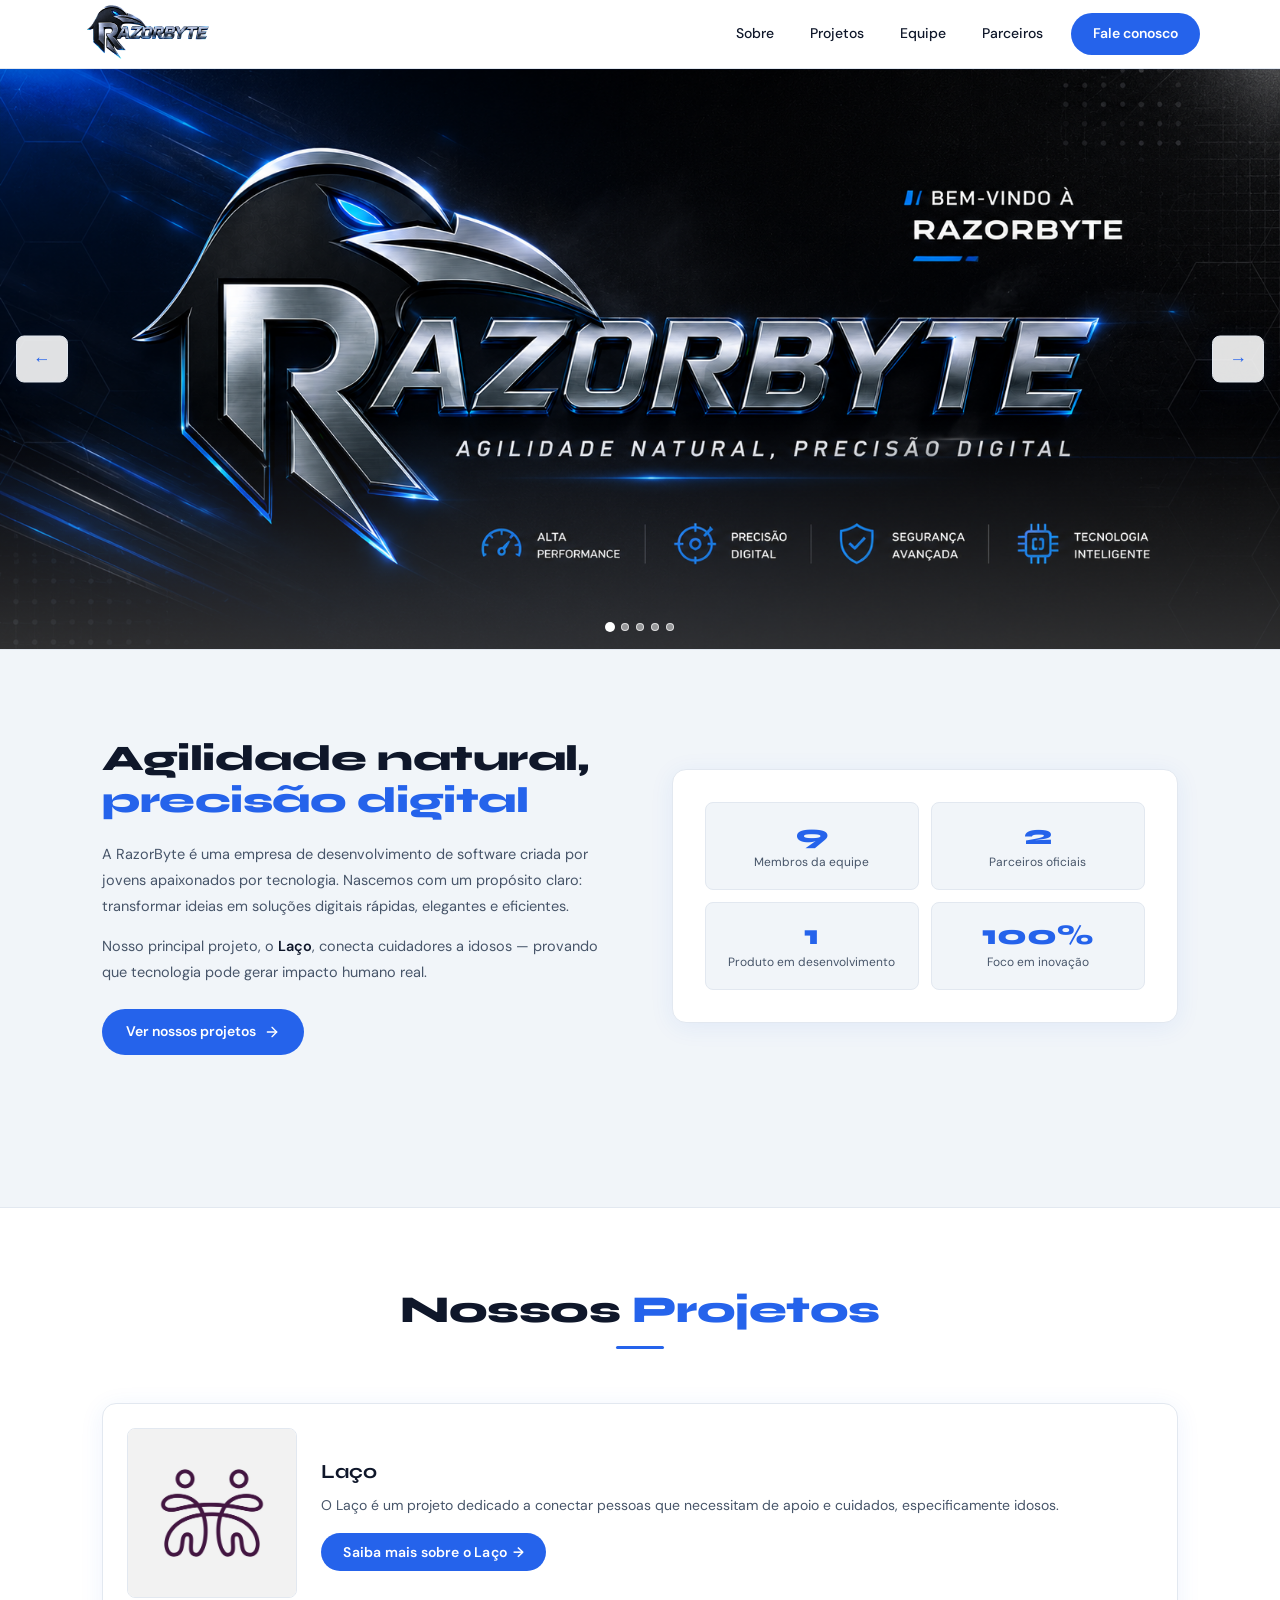
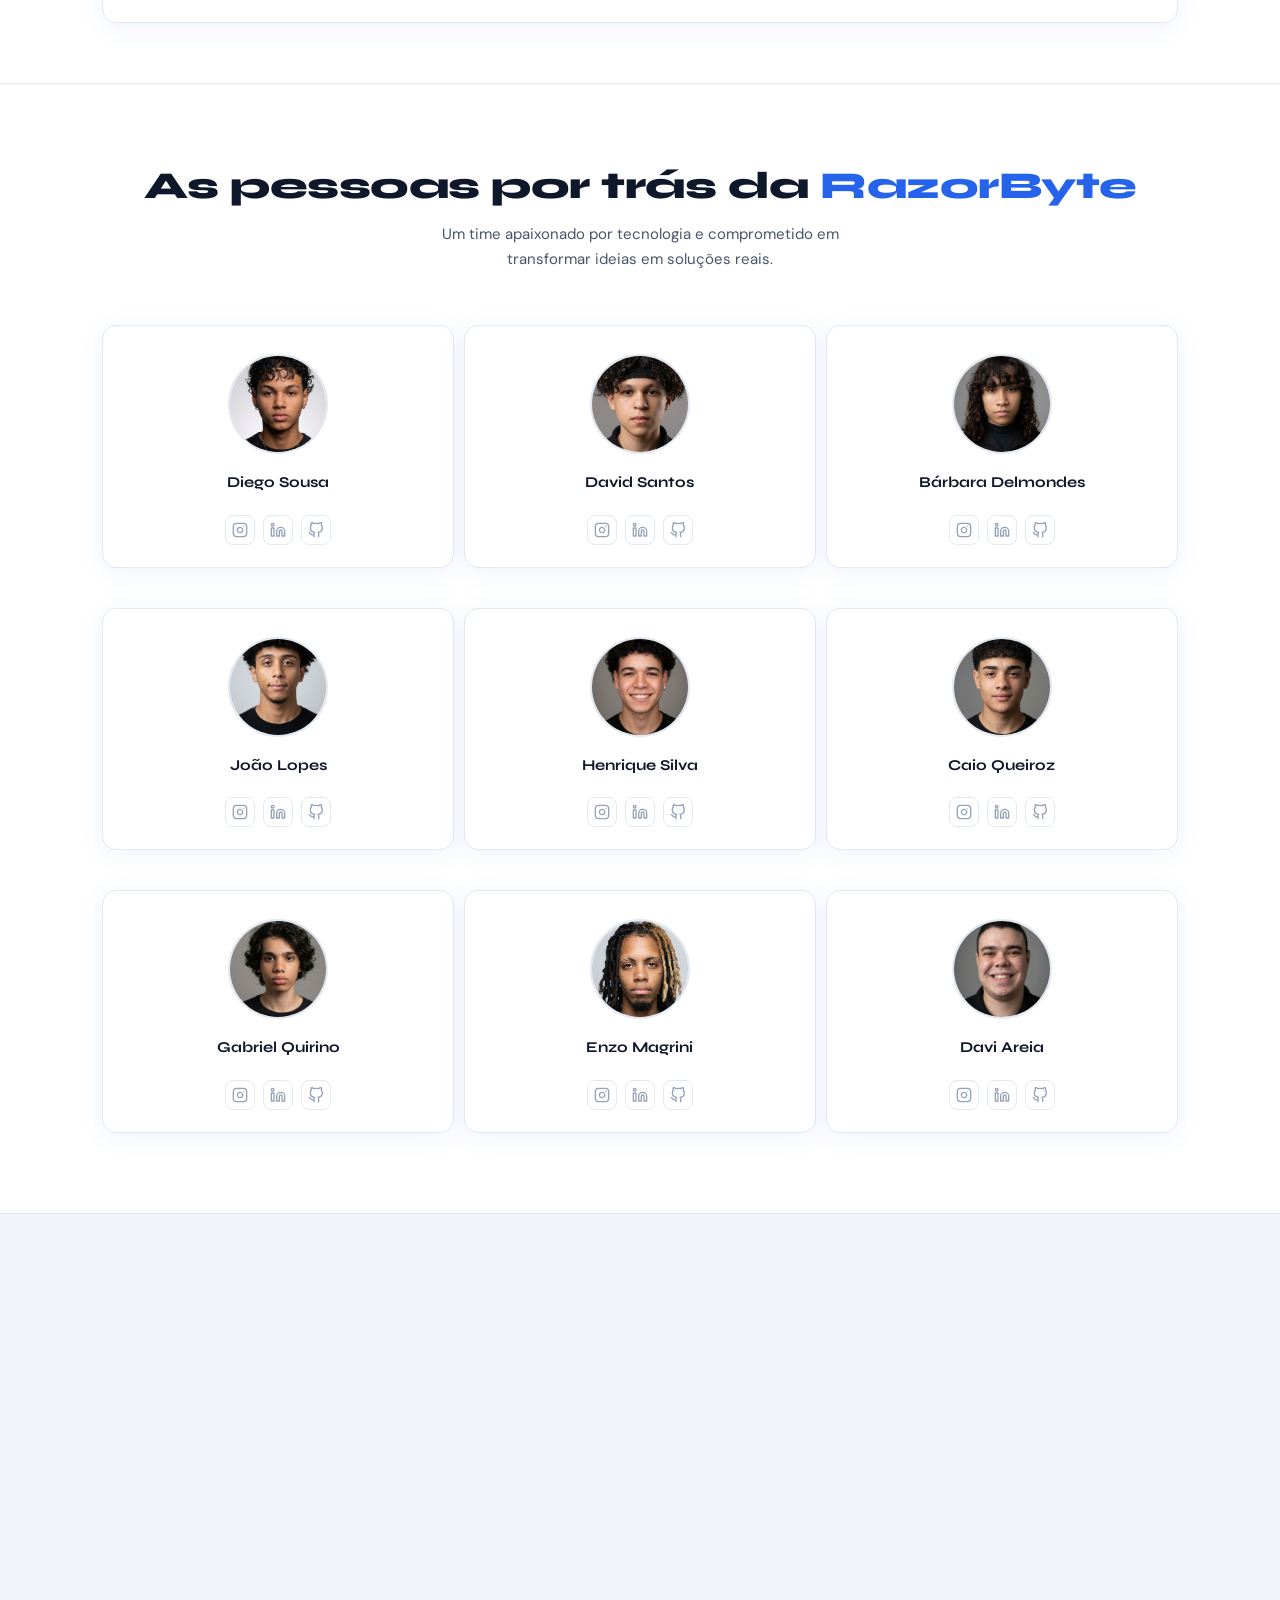
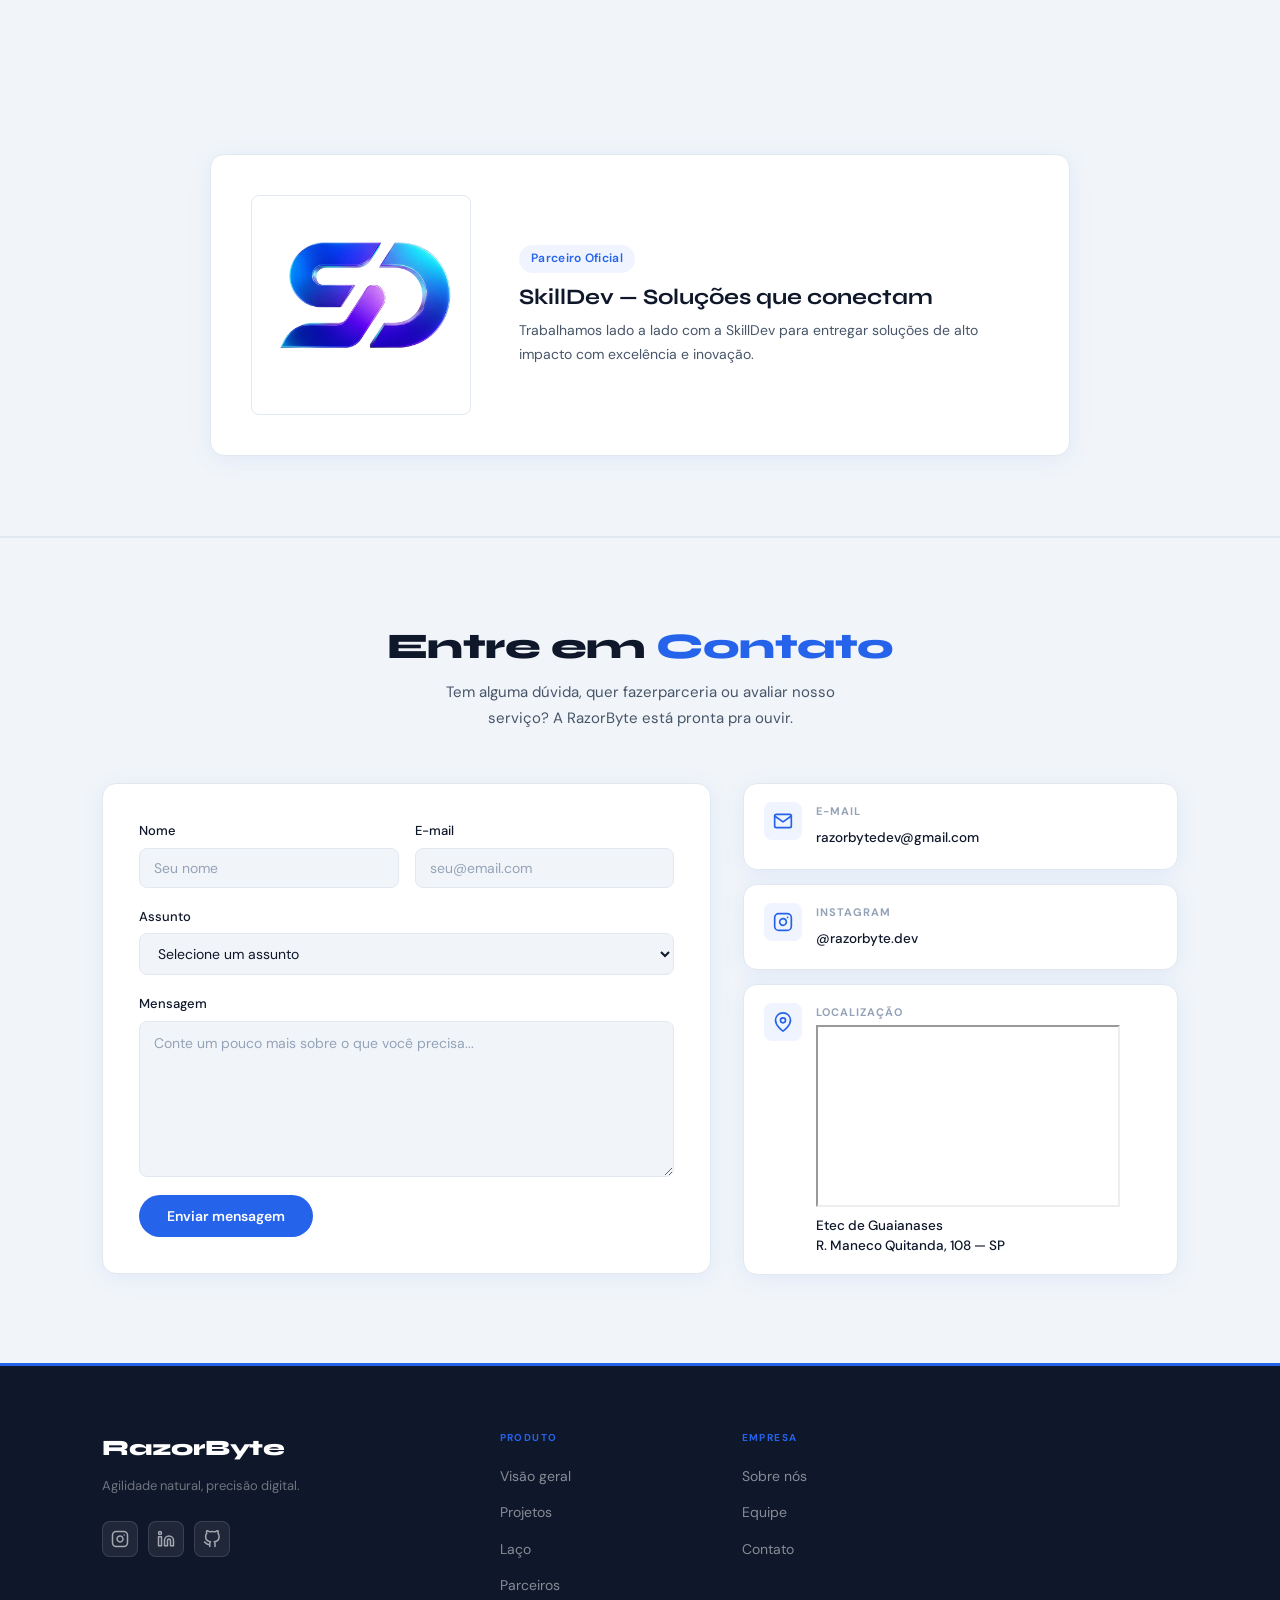
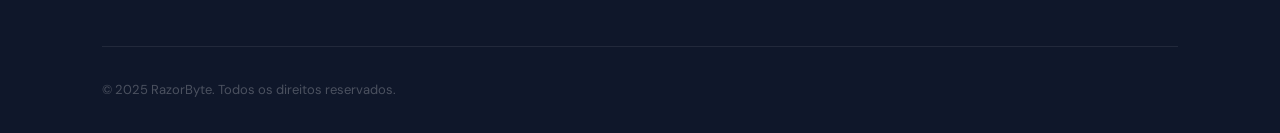
<file: index.html>
<!DOCTYPE html>
<html lang="pt-br">
<head>
  <meta charset="UTF-8">
  <meta name="viewport" content="width=device-width, initial-scale=1.0">
  <title>RazorByte | Agilidade Digital</title>
  <link rel="stylesheet" href="style.css">
  <link href="https://fonts.googleapis.com/css2?family=Syne:wght@400;600;700;800&family=DM+Sans:ital,wght@0,300;0,400;0,500;1,300&display=swap" rel="stylesheet">
  
</head>
<body>
 
<!-- NAVBAR -->
<header class="header">
  <section>
    <a href="#" class="logo">
      <img src="imagi/logotomia.png" alt="RazorByte">
    </a>
    <nav class="navbar">
      <a href="#about">Sobre</a>
      <a href="#review">Projetos</a>
      <a href="#equipe">Equipe</a>
      <a href="#address">Parceiros</a>
      <a href="#contato">Fale conosco</a>
    </nav>
  </section>
</header>
 
<!-- SLIDER -->
<div class="slider-container">
  <div class="slider-track" id="track">
    <div class="slide"><img src="imagi/s11.png" alt="Slide 1"></div>
    <div class="slide"><img src="imagi/slide2.png" alt="Slide 2"></div>
    <div class="slide"><img src="imagi/slide3.png" alt="Slide 3"></div>
    <div class="slide"><img src="imagi/slide4.png" alt="Slide 4"></div>
    <div class="slide"><img src="imagi/slide5.png" alt="Slide 5"></div>
  </div>
  <button class="btn btn-prev" onclick="mudar(-1)">&#8592;</button>
  <button class="btn btn-next" onclick="mudar(1)">&#8594;</button>
  <div class="dots" id="dots"></div>
</div>

<section id="about">
  <div class="about-inner">
 
    <div class="about-top reveal">
 
      <!-- TEXTO ESQUERDO -->
      <div class="about-text">
        <h2 class="about-title">Agilidade natural,<br><span>precisão digital</span></h2>
        <p class="about-p">A RazorByte é uma empresa de desenvolvimento de software criada por jovens apaixonados por tecnologia. Nascemos com um propósito claro: transformar ideias em soluções digitais rápidas, elegantes e eficientes.</p>
        <p class="about-p">Nosso principal projeto, o <strong>Laço</strong>, conecta cuidadores a idosos — provando que tecnologia pode gerar impacto humano real.</p>
        <a class="about-cta" href="#review">
          Ver nossos projetos 
          <svg width="16" height="16" viewBox="0 0 24 24" fill="none" stroke="currentColor" stroke-width="2" stroke-linecap="round" stroke-linejoin="round" aria-hidden="true"><line x1="5" y1="12" x2="19" y2="12"/><polyline points="12 5 19 12 12 19"/></svg>
        </a>
      </div>
 
      <!-- PAINEL DIREITO COM STATS  -->
      <div class="about-visual">
        <div class="about-stats">
          <div class="about-stat">
            <div class="about-stat-n">9</div>
            <div class="about-stat-l">Membros da equipe</div>
          </div>
          <div class="about-stat">
            <div class="about-stat-n">2</div>
            <div class="about-stat-l">Parceiros oficiais</div>
          </div>
          <div class="about-stat">
            <div class="about-stat-n">1</div>
            <div class="about-stat-l">Produto em desenvolvimento</div>
          </div>
          <div class="about-stat">
            <div class="about-stat-n">100%</div>
            <div class="about-stat-l">Foco em inovação</div>
          </div>
        </div>
 
        </div>
      </div>
    </div>
 
</section>
 
<!-- PROJETOS -->
<section class="destaques" id="review">
  <h2 class="title reveal">Nossos <span>Projetos</span></h2>
  <div class="cards">
    <div class="card reveal">
      <img src="imagi/lacooo.jpeg" alt="Projeto Laço">
      <div class="card-text">
        <h3>Laço</h3>
        <h4>O Laço é um projeto dedicado a conectar pessoas que necessitam de apoio e cuidados, especificamente idosos.</h4>
        <form action="./index2.html" class="card-btn">
        <button class="btn-laco">Saiba mais sobre o Laço</button>
        </form>
      </div>
    </div>
  </div>
</section>

<section id="equipe">
  <div class="equipe-inner">
 
    <div class="equipe-header reveal">
      <h2 class="title">As pessoas por trás da <span>RazorByte</span></h2>
      <p class="equipe-sub">Um time apaixonado por tecnologia e comprometido em transformar ideias em soluções reais.</p>
    </div>
 
    <div class="equipe-grid">
 
      <!-- ── MEMBRO 1 ── -->
      <div class="member-card reveal">
        <div class="member-photo-wrap">
          <!-- Se tiver foto: troque o <div class="member-initials"> pela tag abaixo -->
          <!-- <img class="member-photo" src="imagi/foto-nome.jpg" alt="Nome do Membro"> -->
          <img class="member-photo" src="imagi/d1d.png" alt="Nome do Membro"> 
        </div>
        <div class="member-name">Diego Sousa</div>
        <div class="member-role"></div>
        <div class="member-socials">
          <a class="member-soc" href="https://www.instagram.com/89ssoa/" aria-label="Instagram" target="_blank" rel="noopener">
            <svg width="16" height="16" viewBox="0 0 24 24" fill="none" stroke="currentColor" stroke-width="2" stroke-linecap="round" stroke-linejoin="round" aria-hidden="true"><rect x="2" y="2" width="20" height="20" rx="5" ry="5"/><path d="M16 11.37A4 4 0 1 1 12.63 8 4 4 0 0 1 16 11.37z"/><line x1="17.5" y1="6.5" x2="17.51" y2="6.5"/></svg>
          </a>
          <a class="member-soc" href="https://www.linkedin.com/in/diego-sousa-4198933b6/?skipRedirect=true" aria-label="LinkedIn" target="_blank" rel="noopener">
            <svg width="16" height="16" viewBox="0 0 24 24" fill="none" stroke="currentColor" stroke-width="2" stroke-linecap="round" stroke-linejoin="round" aria-hidden="true"><path d="M16 8a6 6 0 0 1 6 6v7h-4v-7a2 2 0 0 0-2-2 2 2 0 0 0-2 2v7h-4v-7a6 6 0 0 1 6-6z"/><rect x="2" y="9" width="4" height="12"/><circle cx="4" cy="4" r="2"/></svg>
          </a>
          <a class="member-soc" href="https://github.com/ssoa89" aria-label="GitHub" target="_blank" rel="noopener">
            <svg width="16" height="16" viewBox="0 0 24 24" fill="none" stroke="currentColor" stroke-width="2" stroke-linecap="round" stroke-linejoin="round" aria-hidden="true"><path d="M9 19c-5 1.5-5-2.5-7-3m14 6v-3.87a3.37 3.37 0 0 0-.94-2.61c3.14-.35 6.44-1.54 6.44-7A5.44 5.44 0 0 0 20 4.77 5.07 5.07 0 0 0 19.91 1S18.73.65 16 2.48a13.38 13.38 0 0 0-7 0C6.27.65 5.09 1 5.09 1A5.07 5.07 0 0 0 5 4.77a5.44 5.44 0 0 0-1.5 3.78c0 5.42 3.3 6.61 6.44 7A3.37 3.37 0 0 0 9 18.13V22"/></svg>
          </a>
        </div>
      </div>
 
      <!-- ── MEMBRO 2 ── -->
      <div class="member-card reveal">
        <div class="member-photo-wrap">
          <img class="member-photo" src="imagi/DavidP.png" alt="Nome do Membro">
        </div>
        <div class="member-name">David Santos</div>
        <div class="member-role"></div>
        <div class="member-socials">
          <a class="member-soc" href="https://www.instagram.com/david_sant77_/" aria-label="Instagram" target="_blank" rel="noopener">
            <svg width="16" height="16" viewBox="0 0 24 24" fill="none" stroke="currentColor" stroke-width="2" stroke-linecap="round" stroke-linejoin="round" aria-hidden="true"><rect x="2" y="2" width="20" height="20" rx="5" ry="5"/><path d="M16 11.37A4 4 0 1 1 12.63 8 4 4 0 0 1 16 11.37z"/><line x1="17.5" y1="6.5" x2="17.51" y2="6.5"/></svg>
          </a>
          <a class="member-soc" href="https://www.linkedin.com/in/francisco-david-oliveira-santos-087844314/" aria-label="LinkedIn" target="_blank" rel="noopener">
            <svg width="16" height="16" viewBox="0 0 24 24" fill="none" stroke="currentColor" stroke-width="2" stroke-linecap="round" stroke-linejoin="round" aria-hidden="true"><path d="M16 8a6 6 0 0 1 6 6v7h-4v-7a2 2 0 0 0-2-2 2 2 0 0 0-2 2v7h-4v-7a6 6 0 0 1 6-6z"/><rect x="2" y="9" width="4" height="12"/><circle cx="4" cy="4" r="2"/></svg>
          </a>
          <a class="member-soc" href="https://github.com/David-Santos0" aria-label="GitHub" target="_blank" rel="noopener">
            <svg width="16" height="16" viewBox="0 0 24 24" fill="none" stroke="currentColor" stroke-width="2" stroke-linecap="round" stroke-linejoin="round" aria-hidden="true"><path d="M9 19c-5 1.5-5-2.5-7-3m14 6v-3.87a3.37 3.37 0 0 0-.94-2.61c3.14-.35 6.44-1.54 6.44-7A5.44 5.44 0 0 0 20 4.77 5.07 5.07 0 0 0 19.91 1S18.73.65 16 2.48a13.38 13.38 0 0 0-7 0C6.27.65 5.09 1 5.09 1A5.07 5.07 0 0 0 5 4.77a5.44 5.44 0 0 0-1.5 3.78c0 5.42 3.3 6.61 6.44 7A3.37 3.37 0 0 0 9 18.13V22"/></svg>
          </a>
        </div>
      </div>
 
      <!-- ── MEMBRO 3 ── -->
      <div class="member-card reveal">
        <div class="member-photo-wrap">
          <img class="member-photo" src="imagi/Arthur.png" alt="Nome do Membro">
        </div>
        <div class="member-name">Bárbara Delmondes</div>
        <div class="member-role"></div>
        <div class="member-socials">
          <a class="member-soc" href="https://www.instagram.com/delmondees/" aria-label="Instagram" target="_blank" rel="noopener">
            <svg width="16" height="16" viewBox="0 0 24 24" fill="none" stroke="currentColor" stroke-width="2" stroke-linecap="round" stroke-linejoin="round" aria-hidden="true"><rect x="2" y="2" width="20" height="20" rx="5" ry="5"/><path d="M16 11.37A4 4 0 1 1 12.63 8 4 4 0 0 1 16 11.37z"/><line x1="17.5" y1="6.5" x2="17.51" y2="6.5"/></svg>
          </a>
          <a class="member-soc" href="https://www.linkedin.com/in/barbara-delmondes-32a731380/" aria-label="LinkedIn" target="_blank" rel="noopener">
            <svg width="16" height="16" viewBox="0 0 24 24" fill="none" stroke="currentColor" stroke-width="2" stroke-linecap="round" stroke-linejoin="round" aria-hidden="true"><path d="M16 8a6 6 0 0 1 6 6v7h-4v-7a2 2 0 0 0-2-2 2 2 0 0 0-2 2v7h-4v-7a6 6 0 0 1 6-6z"/><rect x="2" y="9" width="4" height="12"/><circle cx="4" cy="4" r="2"/></svg>
          </a>
          <a class="member-soc" href="https://github.com/its-insomnia" aria-label="GitHub" target="_blank" rel="noopener">
            <svg width="16" height="16" viewBox="0 0 24 24" fill="none" stroke="currentColor" stroke-width="2" stroke-linecap="round" stroke-linejoin="round" aria-hidden="true"><path d="M9 19c-5 1.5-5-2.5-7-3m14 6v-3.87a3.37 3.37 0 0 0-.94-2.61c3.14-.35 6.44-1.54 6.44-7A5.44 5.44 0 0 0 20 4.77 5.07 5.07 0 0 0 19.91 1S18.73.65 16 2.48a13.38 13.38 0 0 0-7 0C6.27.65 5.09 1 5.09 1A5.07 5.07 0 0 0 5 4.77a5.44 5.44 0 0 0-1.5 3.78c0 5.42 3.3 6.61 6.44 7A3.37 3.37 0 0 0 9 18.13V22"/></svg>
          </a>
        </div>
      </div>

      </div>

  <div class="equipe-grid">
      <!-- ── MEMBRO 4 ── -->
      <div class="member-card reveal">
        <div class="member-photo-wrap">
        <img class="member-photo" src="imagi/joao.png" alt="Nome do Membro">
        </div>
        <div class="member-name">João Lopes</div>
        <div class="member-role"></div>
        <div class="member-socials">
          <a class="member-soc" href="https://www.instagram.com/jv_l0p3s/" aria-label="Instagram" target="_blank" rel="noopener">
            <svg width="16" height="16" viewBox="0 0 24 24" fill="none" stroke="currentColor" stroke-width="2" stroke-linecap="round" stroke-linejoin="round" aria-hidden="true"><rect x="2" y="2" width="20" height="20" rx="5" ry="5"/><path d="M16 11.37A4 4 0 1 1 12.63 8 4 4 0 0 1 16 11.37z"/><line x1="17.5" y1="6.5" x2="17.51" y2="6.5"/></svg>
          </a>
          <a class="member-soc" href="#" aria-label="LinkedIn" target="_blank" rel="noopener">
            <svg width="16" height="16" viewBox="0 0 24 24" fill="none" stroke="currentColor" stroke-width="2" stroke-linecap="round" stroke-linejoin="round" aria-hidden="true"><path d="M16 8a6 6 0 0 1 6 6v7h-4v-7a2 2 0 0 0-2-2 2 2 0 0 0-2 2v7h-4v-7a6 6 0 0 1 6-6z"/><rect x="2" y="9" width="4" height="12"/><circle cx="4" cy="4" r="2"/></svg>
          </a>
          <a class="member-soc" href="https://github.com/joao-souls" aria-label="GitHub" target="_blank" rel="noopener">
            <svg width="16" height="16" viewBox="0 0 24 24" fill="none" stroke="currentColor" stroke-width="2" stroke-linecap="round" stroke-linejoin="round" aria-hidden="true"><path d="M9 19c-5 1.5-5-2.5-7-3m14 6v-3.87a3.37 3.37 0 0 0-.94-2.61c3.14-.35 6.44-1.54 6.44-7A5.44 5.44 0 0 0 20 4.77 5.07 5.07 0 0 0 19.91 1S18.73.65 16 2.48a13.38 13.38 0 0 0-7 0C6.27.65 5.09 1 5.09 1A5.07 5.07 0 0 0 5 4.77a5.44 5.44 0 0 0-1.5 3.78c0 5.42 3.3 6.61 6.44 7A3.37 3.37 0 0 0 9 18.13V22"/></svg>
          </a>
        </div>
      </div>

      <!-- ── MEMBRO 5 ── -->
      <div class="member-card reveal">
        <div class="member-photo-wrap">
          <img class="member-photo" src="imagi/Henrique.png" alt="Nome do Membro">
        </div>
        <div class="member-name">Henrique Silva</div>
        <div class="member-role"></div>
        <div class="member-socials">
          <a class="member-soc" href="https://www.instagram.com/cauehzv/" aria-label="Instagram" target="_blank" rel="noopener">
            <svg width="16" height="16" viewBox="0 0 24 24" fill="none" stroke="currentColor" stroke-width="2" stroke-linecap="round" stroke-linejoin="round" aria-hidden="true"><rect x="2" y="2" width="20" height="20" rx="5" ry="5"/><path d="M16 11.37A4 4 0 1 1 12.63 8 4 4 0 0 1 16 11.37z"/><line x1="17.5" y1="6.5" x2="17.51" y2="6.5"/></svg>
          </a>
          <a class="member-soc" href="https://www.linkedin.com/in/henrique-dev11?utm_source=share_via&utm_content=profile&utm_medium=member_ios" aria-label="LinkedIn" target="_blank" rel="noopener">
            <svg width="16" height="16" viewBox="0 0 24 24" fill="none" stroke="currentColor" stroke-width="2" stroke-linecap="round" stroke-linejoin="round" aria-hidden="true"><path d="M16 8a6 6 0 0 1 6 6v7h-4v-7a2 2 0 0 0-2-2 2 2 0 0 0-2 2v7h-4v-7a6 6 0 0 1 6-6z"/><rect x="2" y="9" width="4" height="12"/><circle cx="4" cy="4" r="2"/></svg>
          </a>
          <a class="member-soc" href="https://github.com/Henrique-dev11" aria-label="GitHub" target="_blank" rel="noopener">
            <svg width="16" height="16" viewBox="0 0 24 24" fill="none" stroke="currentColor" stroke-width="2" stroke-linecap="round" stroke-linejoin="round" aria-hidden="true"><path d="M9 19c-5 1.5-5-2.5-7-3m14 6v-3.87a3.37 3.37 0 0 0-.94-2.61c3.14-.35 6.44-1.54 6.44-7A5.44 5.44 0 0 0 20 4.77 5.07 5.07 0 0 0 19.91 1S18.73.65 16 2.48a13.38 13.38 0 0 0-7 0C6.27.65 5.09 1 5.09 1A5.07 5.07 0 0 0 5 4.77a5.44 5.44 0 0 0-1.5 3.78c0 5.42 3.3 6.61 6.44 7A3.37 3.37 0 0 0 9 18.13V22"/></svg>
          </a>
        </div>
      </div>

      <!-- ── MEMBRO 6 ── -->
      <div class="member-card reveal">
        <div class="member-photo-wrap">
          <img class="member-photo" src="imagi/caio.png" alt="Nome do Membro">
        </div>
        <div class="member-name">Caio Queiroz</div>
        <div class="member-role"></div>
        <div class="member-socials">
          <a class="member-soc" href="https://www.instagram.com/nevxsz_/" aria-label="Instagram" target="_blank" rel="noopener">
            <svg width="16" height="16" viewBox="0 0 24 24" fill="none" stroke="currentColor" stroke-width="2" stroke-linecap="round" stroke-linejoin="round" aria-hidden="true"><rect x="2" y="2" width="20" height="20" rx="5" ry="5"/><path d="M16 11.37A4 4 0 1 1 12.63 8 4 4 0 0 1 16 11.37z"/><line x1="17.5" y1="6.5" x2="17.51" y2="6.5"/></svg>
          </a>
          <a class="member-soc" href="https://www.linkedin.com/in/caio-queiroz-b9b1173aa/" aria-label="LinkedIn" target="_blank" rel="noopener">
            <svg width="16" height="16" viewBox="0 0 24 24" fill="none" stroke="currentColor" stroke-width="2" stroke-linecap="round" stroke-linejoin="round" aria-hidden="true"><path d="M16 8a6 6 0 0 1 6 6v7h-4v-7a2 2 0 0 0-2-2 2 2 0 0 0-2 2v7h-4v-7a6 6 0 0 1 6-6z"/><rect x="2" y="9" width="4" height="12"/><circle cx="4" cy="4" r="2"/></svg>
          </a>
          <a class="member-soc" href="https://github.com/Caio-Queiroz26" aria-label="GitHub" target="_blank" rel="noopener">
            <svg width="16" height="16" viewBox="0 0 24 24" fill="none" stroke="currentColor" stroke-width="2" stroke-linecap="round" stroke-linejoin="round" aria-hidden="true"><path d="M9 19c-5 1.5-5-2.5-7-3m14 6v-3.87a3.37 3.37 0 0 0-.94-2.61c3.14-.35 6.44-1.54 6.44-7A5.44 5.44 0 0 0 20 4.77 5.07 5.07 0 0 0 19.91 1S18.73.65 16 2.48a13.38 13.38 0 0 0-7 0C6.27.65 5.09 1 5.09 1A5.07 5.07 0 0 0 5 4.77a5.44 5.44 0 0 0-1.5 3.78c0 5.42 3.3 6.61 6.44 7A3.37 3.37 0 0 0 9 18.13V22"/></svg>
          </a>
        </div>
      </div>
    </div>

    <div class="equipe-grid">
       <!-- ── MEMBRO 7 ── -->
      <div class="member-card reveal">
        <div class="member-photo-wrap">
          <img class="member-photo" src="imagi/Gabriel.png" alt="Nome do Membro">
        </div>
        <div class="member-name">Gabriel Quirino</div>
        <div class="member-role"></div>
        <div class="member-socials">
          <a class="member-soc" href="https://www.instagram.com/gabrielquirino/" aria-label="Instagram" target="_blank" rel="noopener">
            <svg width="16" height="16" viewBox="0 0 24 24" fill="none" stroke="currentColor" stroke-width="2" stroke-linecap="round" stroke-linejoin="round" aria-hidden="true"><rect x="2" y="2" width="20" height="20" rx="5" ry="5"/><path d="M16 11.37A4 4 0 1 1 12.63 8 4 4 0 0 1 16 11.37z"/><line x1="17.5" y1="6.5" x2="17.51" y2="6.5"/></svg>
          </a>
          <a class="member-soc" href="https://www.linkedin.com/in/gabriel-quirino-1965953b5?utm_source=share&utm_campaign=share_via&utm_content=profile&utm_medium=android_app" aria-label="LinkedIn" target="_blank" rel="noopener">
            <svg width="16" height="16" viewBox="0 0 24 24" fill="none" stroke="currentColor" stroke-width="2" stroke-linecap="round" stroke-linejoin="round" aria-hidden="true"><path d="M16 8a6 6 0 0 1 6 6v7h-4v-7a2 2 0 0 0-2-2 2 2 0 0 0-2 2v7h-4v-7a6 6 0 0 1 6-6z"/><rect x="2" y="9" width="4" height="12"/><circle cx="4" cy="4" r="2"/></svg>
          </a>
          <a class="member-soc" href="https://github.com/gq31917-lab" aria-label="GitHub" target="_blank" rel="noopener">
             <svg width="16" height="16" viewBox="0 0 24 24" fill="none" stroke="currentColor" stroke-width="2" stroke-linecap="round" stroke-linejoin="round" aria-hidden="true"><path d="M9 19c-5 1.5-5-2.5-7-3m14 6v-3.87a3.37 3.37 0 0 0-.94-2.61c3.14-.35 6.44-1.54 6.44-7A5.44 5.44 0 0 0 20 4.77 5.07 5.07 0 0 0 19.91 1S18.73.65 16 2.48a13.38 13.38 0 0 0-7 0C6.27.65 5.09 1 5.09 1A5.07 5.07 0 0 0 5 4.77a5.44 5.44 0 0 0-1.5 3.78c0 5.42 3.3 6.61 6.44 7A3.37 3.37 0 0 0 9 18.13V22"/></svg>
          </a>
        </div>
      </div>

       <!-- ── MEMBRO 8 ── -->
      <div class="member-card reveal">
        <div class="member-photo-wrap">
          <img class="member-photo" src="imagi/mag.png" alt="Nome do Membro">
        </div>
        <div class="member-name">Enzo Magrini</div>
        <div class="member-role"></div>
        <div class="member-socials">
          <a class="member-soc" href="https://www.instagram.com/_m4g__/" aria-label="Instagram" target="_blank" rel="noopener">
            <svg width="16" height="16" viewBox="0 0 24 24" fill="none" stroke="currentColor" stroke-width="2" stroke-linecap="round" stroke-linejoin="round" aria-hidden="true"><rect x="2" y="2" width="20" height="20" rx="5" ry="5"/><path d="M16 11.37A4 4 0 1 1 12.63 8 4 4 0 0 1 16 11.37z"/><line x1="17.5" y1="6.5" x2="17.51" y2="6.5"/></svg>
          </a>
          <a class="member-soc" href="https://www.linkedin.com/in/enzo-magrini-424139286?utm_source=share_via&utm_content=profile&utm_medium=member_android" aria-label="LinkedIn" target="_blank" rel="noopener">
            <svg width="16" height="16" viewBox="0 0 24 24" fill="none" stroke="currentColor" stroke-width="2" stroke-linecap="round" stroke-linejoin="round" aria-hidden="true"><path d="M16 8a6 6 0 0 1 6 6v7h-4v-7a2 2 0 0 0-2-2 2 2 0 0 0-2 2v7h-4v-7a6 6 0 0 1 6-6z"/><rect x="2" y="9" width="4" height="12"/><circle cx="4" cy="4" r="2"/></svg>
          </a>
          <a class="member-soc" href="https://github.com/mag-999bit" aria-label="GitHub" target="_blank" rel="noopener">
             <svg width="16" height="16" viewBox="0 0 24 24" fill="none" stroke="currentColor" stroke-width="2" stroke-linecap="round" stroke-linejoin="round" aria-hidden="true"><path d="M9 19c-5 1.5-5-2.5-7-3m14 6v-3.87a3.37 3.37 0 0 0-.94-2.61c3.14-.35 6.44-1.54 6.44-7A5.44 5.44 0 0 0 20 4.77 5.07 5.07 0 0 0 19.91 1S18.73.65 16 2.48a13.38 13.38 0 0 0-7 0C6.27.65 5.09 1 5.09 1A5.07 5.07 0 0 0 5 4.77a5.44 5.44 0 0 0-1.5 3.78c0 5.42 3.3 6.61 6.44 7A3.37 3.37 0 0 0 9 18.13V22"/></svg>
          </a>
        </div>
      </div>

        <!-- ── MEMBRO 9 ── -->
      <div class="member-card reveal">
        <div class="member-photo-wrap">
          <img class="member-photo" src="imagi/Davi.png" alt="Nome do Membro">
        </div>
        <div class="member-name">Davi Areia</div>
        <div class="member-role"></div>
        <div class="member-socials">
          <a class="member-soc" href="https://www.instagram.com/davi.simoes.395454?igsh=OHBobWo1b3cxazJw" aria-label="Instagram" target="_blank" rel="noopener">
            <svg width="16" height="16" viewBox="0 0 24 24" fill="none" stroke="currentColor" stroke-width="2" stroke-linecap="round" stroke-linejoin="round" aria-hidden="true"><rect x="2" y="2" width="20" height="20" rx="5" ry="5"/><path d="M16 11.37A4 4 0 1 1 12.63 8 4 4 0 0 1 16 11.37z"/><line x1="17.5" y1="6.5" x2="17.51" y2="6.5"/></svg>
          </a>
          <a class="member-soc" href="https://www.instagram.com/davi.simoes.395454?igsh=OHBobWo1b3cxazJw" aria-label="LinkedIn" target="_blank" rel="noopener">
            <svg width="16" height="16" viewBox="0 0 24 24" fill="none" stroke="currentColor" stroke-width="2" stroke-linecap="round" stroke-linejoin="round" aria-hidden="true"><path d="M16 8a6 6 0 0 1 6 6v7h-4v-7a2 2 0 0 0-2-2 2 2 0 0 0-2 2v7h-4v-7a6 6 0 0 1 6-6z"/><rect x="2" y="9" width="4" height="12"/><circle cx="4" cy="4" r="2"/></svg>
          </a>
          <a class="member-soc" href="https://www.facebook.com/share/1ETb9nqEKZ/" aria-label="GitHub" target="_blank" rel="noopener">
             <svg width="16" height="16" viewBox="0 0 24 24" fill="none" stroke="currentColor" stroke-width="2" stroke-linecap="round" stroke-linejoin="round" aria-hidden="true"><path d="M9 19c-5 1.5-5-2.5-7-3m14 6v-3.87a3.37 3.37 0 0 0-.94-2.61c3.14-.35 6.44-1.54 6.44-7A5.44 5.44 0 0 0 20 4.77 5.07 5.07 0 0 0 19.91 1S18.73.65 16 2.48a13.38 13.38 0 0 0-7 0C6.27.65 5.09 1 5.09 1A5.07 5.07 0 0 0 5 4.77a5.44 5.44 0 0 0-1.5 3.78c0 5.42 3.3 6.61 6.44 7A3.37 3.37 0 0 0 9 18.13V22"/></svg>
          </a>
        </div>
      </div>
 
 
    </div>
  </div>
</section>
 
 
<!-- PARCEIROS -->
<section id="address">

  <!-- PARCEIRO 1 -->
  <h2 class="title reveal">Nossos <span>Parceiros</span></h2>
  <div class="card2 reveal">
    <img src="imagi/auvotis.jpeg" alt="Auvox">
    <div class="text">
      <span class="badge">Parceiro Oficial</span>
      <h3>Auvox — Onde a inovação tem <br> valor de Ouro</h3>
      <p>Trabalhamos lado a lado com a Auvox para entregar soluções de alto impacto com excelência e inovação.</p>
    </div>
  </div>


  <!-- PARCEIRO 2 -->
    <div class="card2 reveal">
    <img src="imagi/SkillDev.png" alt="SkillDev">
    <div class="text">
      <span class="badge">Parceiro Oficial</span>
      <h3>SkillDev — Soluções que conectam</h3>
      <p>Trabalhamos lado a lado com a SkillDev para entregar soluções de alto impacto com excelência e inovação.</p>
    </div>
  </div>
</section>

<!-- CONTATO -->
<section id="contato">
  <div class="contato-inner">
 
    <div class="contato-header reveal">
      <h2 class="contato-title">Entre em <span>Contato</span></h2>
      <p class="contato-sub">Tem alguma dúvida, quer fazerparceria ou avaliar nosso serviço? A RazorByte está pronta pra ouvir.</p>
    </div>
 
    <div class="contato-grid reveal">
 
      <!-- FORMULÁRIO -->
      <div class="contato-form-wrap">
 
        <!-- Mensagem de sucesso -->
        <div class="form-success" id="form-success" style="display:none">
          <svg width="18" height="18" viewBox="0 0 24 24" fill="none" stroke="currentColor" stroke-width="2" stroke-linecap="round" stroke-linejoin="round"><polyline points="20 6 9 17 4 12"/></svg>
          Mensagem enviada! Logo entraremos em contato.
        </div>
 
        <!-- Mensagem de erro -->
        <div class="form-error" id="form-error" style="display:none"></div>
 
        <!-- FORM CORRETO: action aqui, sem form externo -->
        <form class="contato-form" action="envioMail.php" method="POST">
          <div class="form-row">
            <div class="form-group">
              <label class="form-label" for="nome">Nome</label>
              <input class="form-inp" type="text" id="nome" name="nome" placeholder="Seu nome" required>
            </div>
            <div class="form-group">
              <label class="form-label" for="email">E-mail</label>
              <input class="form-inp" type="email" id="email" name="email" placeholder="seu@email.com" required>
            </div>
          </div>
 
          <div class="form-group">
            <label class="form-label" for="assunto">Assunto</label>
            <select class="form-inp" id="assunto" name="assunto" required>
              <option value="">Selecione um assunto</option>
              <option value="Parceria comercial">Parceria comercial</option>
              <option value="Projeto Laço">Projeto Laço</option>
              <option value="Problemas com o Laço">Problemas com o Laço</option>
              <option value="Dúvidas">Dúvidas</option>
              <option value="Outro">Outro</option>
            </select>
          </div>
 
          <div class="form-group">
            <label class="form-label" for="msg">Mensagem</label>
            <textarea class="form-inp form-textarea" id="msg" name="mensagem" placeholder="Conte um pouco mais sobre o que você precisa..." rows="6" required></textarea>
          </div>
 
          <button class="form-btn" type="submit">
            Enviar mensagem
          </button>
        </form>
      </div>
 
      <!-- INFO LATERAL -->
      <div class="contato-info">
 
        <div class="info-card">
          <div class="info-icon">
            <svg width="20" height="20" viewBox="0 0 24 24" fill="none" stroke="currentColor" stroke-width="2" stroke-linecap="round" stroke-linejoin="round" aria-hidden="true"><path d="M4 4h16c1.1 0 2 .9 2 2v12c0 1.1-.9 2-2 2H4c-1.1 0-2-.9-2-2V6c0-1.1.9-2 2-2z"/><polyline points="22,6 12,13 2,6"/></svg>
          </div>
          <div>
            <div class="info-label">E-mail</div>
            <a class="info-val" href="email:razorbytedev@gmail.com">razorbytedev@gmail.com</a>
          </div>
        </div>
 
        <div class="info-card">
          <div class="info-icon">
            <svg width="20" height="20" viewBox="0 0 24 24" fill="none" stroke="currentColor" stroke-width="2" stroke-linecap="round" stroke-linejoin="round" aria-hidden="true"><rect x="2" y="2" width="20" height="20" rx="5" ry="5"/><path d="M16 11.37A4 4 0 1 1 12.63 8 4 4 0 0 1 16 11.37z"/><line x1="17.5" y1="6.5" x2="17.51" y2="6.5"/></svg>
          </div>
          <div>
            <div class="info-label">Instagram</div>
            <a class="info-val" href="https://www.instagram.com/razorbyte.dev/" target="_blank" rel="noopener">@razorbyte.dev</a>
          </div>
        </div>
 
        <div class="info-card">
          <div class="info-icon">
            <svg width="20" height="20" viewBox="0 0 24 24" fill="none" stroke="currentColor" stroke-width="2" stroke-linecap="round" stroke-linejoin="round" aria-hidden="true"><path d="M21 10c0 7-9 13-9 13s-9-6-9-13a9 9 0 0 1 18 0z"/><circle cx="12" cy="10" r="3"/></svg>
          </div>
          <div>
            <div class="info-label">Localização</div>
             <iframe
        class="footer-map"
        src="https://www.google.com/maps/embed?pb=!1m18!1m12!1m3!1d3658.0!2d-46.3980!3d-23.5270!2m3!1f0!2f0!3f0!3m2!1i1024!2i768!4f13.1!3m3!1m2!1s0x94ce6552b4a0e5b1%3A0x1!2sEtec+de+Guaianases!5e0!3m2!1spt-BR!2sbr!4v1700000000000"
        allowfullscreen=""
        loading="lazy"
        referrerpolicy="no-referrer-when-downgrade"
        title="Localização RazorByte — São Paulo, SP"
        height="182"
        weidth="50"
      ></iframe>
            <div class="info-val">Etec de Guaianases<br>R. Maneco Quitanda, 108 — SP</div>
          </div>
        </div>

 
      </div>
    </div>
  </div>
</section>
 </form>
 
<!-- FOOTER -->
<footer id="login">
  <div class="footer-inner">
 
    <div class="footer-top">
 
      <div class="footer-brand">
        <div class="footer-brand-name">RazorByte</div>
        <p class="footer-brand-tagline">Agilidade natural, precisão digital.</p>
 
        <div class="footer-socials">
          <a class="footer-social-btn" href="https://www.instagram.com/razorbyte.dev/" target="_blank" rel="noopener" aria-label="Instagram">
            <svg width="18" height="18" viewBox="0 0 24 24" fill="none" stroke="currentColor" stroke-width="2" stroke-linecap="round" stroke-linejoin="round" aria-hidden="true"><rect x="2" y="2" width="20" height="20" rx="5" ry="5"/><path d="M16 11.37A4 4 0 1 1 12.63 8 4 4 0 0 1 16 11.37z"/><line x1="17.5" y1="6.5" x2="17.51" y2="6.5"/></svg>
          </a>
          <a class="footer-social-btn" href="#" aria-label="LinkedIn">
            <svg width="18" height="18" viewBox="0 0 24 24" fill="none" stroke="currentColor" stroke-width="2" stroke-linecap="round" stroke-linejoin="round" aria-hidden="true"><path d="M16 8a6 6 0 0 1 6 6v7h-4v-7a2 2 0 0 0-2-2 2 2 0 0 0-2 2v7h-4v-7a6 6 0 0 1 6-6z"/><rect x="2" y="9" width="4" height="12"/><circle cx="4" cy="4" r="2"/></svg>
          </a>
          <a class="footer-social-btn" href="#" aria-label="GitHub">
            <svg width="18" height="18" viewBox="0 0 24 24" fill="none" stroke="currentColor" stroke-width="2" stroke-linecap="round" stroke-linejoin="round" aria-hidden="true"><path d="M9 19c-5 1.5-5-2.5-7-3m14 6v-3.87a3.37 3.37 0 0 0-.94-2.61c3.14-.35 6.44-1.54 6.44-7A5.44 5.44 0 0 0 20 4.77 5.07 5.07 0 0 0 19.91 1S18.73.65 16 2.48a13.38 13.38 0 0 0-7 0C6.27.65 5.09 1 5.09 1A5.07 5.07 0 0 0 5 4.77a5.44 5.44 0 0 0-1.5 3.78c0 5.42 3.3 6.61 6.44 7A3.37 3.37 0 0 0 9 18.13V22"/></svg>
          </a>
        </div>
      </div>
 
      <div class="footer-col">
        <div class="footer-col-title">Produto</div>
        <ul>
          <li><a href="#">Visão geral</a></li>
          <li><a href="#review">Projetos</a></li>
          <li><a href="./index2.html">Laço</a></li>
          <li><a href="#address">Parceiros</a></li>
        </ul>
      </div>
 
      <div class="footer-col">
        <div class="footer-col-title">Empresa</div>
        <ul>
          <li><a href="#about">Sobre nós</a></li>
          <li><a href="#equipe">Equipe</a></li>
          <li><a href="#contato">Contato</a></li>
        </ul>
      </div>
 
    </div>
 
    <div class="footer-bottom">
      <p class="footer-copy">&copy; 2025 RazorByte. Todos os direitos reservados.</p>
    </div>
 
  </div>
</footer>
 
<script>
  //SLIDER
  var atual = 0;
  var total = 5;
  var track = document.getElementById("track");
  var dotsContainer = document.getElementById("dots");
 
  for (var i = 0; i < total; i++) {
    var dot = document.createElement("div");
    dot.className = "dot" + (i === 0 ? " active" : "");
    dot.setAttribute("data-i", i);
    dot.onclick = function () { irPara(parseInt(this.getAttribute("data-i"))); };
    dotsContainer.appendChild(dot);
  }
 
  function irPara(index) {
    atual = index;
    track.style.transform = "translateX(-" + (atual * 100) + "%)";
    document.querySelectorAll(".dot").forEach(function (d, i) {
      d.className = "dot" + (i === atual ? " active" : "");
    });
  }
 
  function mudar(dir) {
    atual = (atual + dir + total) % total;
    irPara(atual);
  }
 
  setInterval(function () { mudar(1); }, 8000);
 
  // ── REVEAL ON SCROLL ──
  var reveals = document.querySelectorAll(".reveal");
  var observer = new IntersectionObserver(function (entries) {
    entries.forEach(function (e) {
      if (e.isIntersecting) {
        e.target.classList.add("visible");
        observer.unobserve(e.target);
      }
    });
  }, { threshold: 0.15 });
 
  reveals.forEach(function (el) { observer.observe(el); });
  
  //PHP MAIL

  // Lê parâmetros da URL após redirecionamento do PHP
  (function() {
    var params = new URLSearchParams(window.location.search);
    if (params.get("enviado") === "1") {
      var s = document.getElementById("form-success");
      if (s) { s.style.display = "flex"; }
    }
    if (params.get("enviado") === "0") {
      var e = document.getElementById("form-error");
      if (e) { e.style.display = "block"; e.textContent = "Erro ao enviar. Tente novamente mais tarde."; }
    }
    if (params.get("erros")) {
      var e = document.getElementById("form-error");
      if (e) {
        e.style.display = "block";
        e.textContent = decodeURIComponent(params.get("erros")).replace(/\|/g, " • ");
      }
    }
  })();

  </script>

 
</body>
</html>
</file>
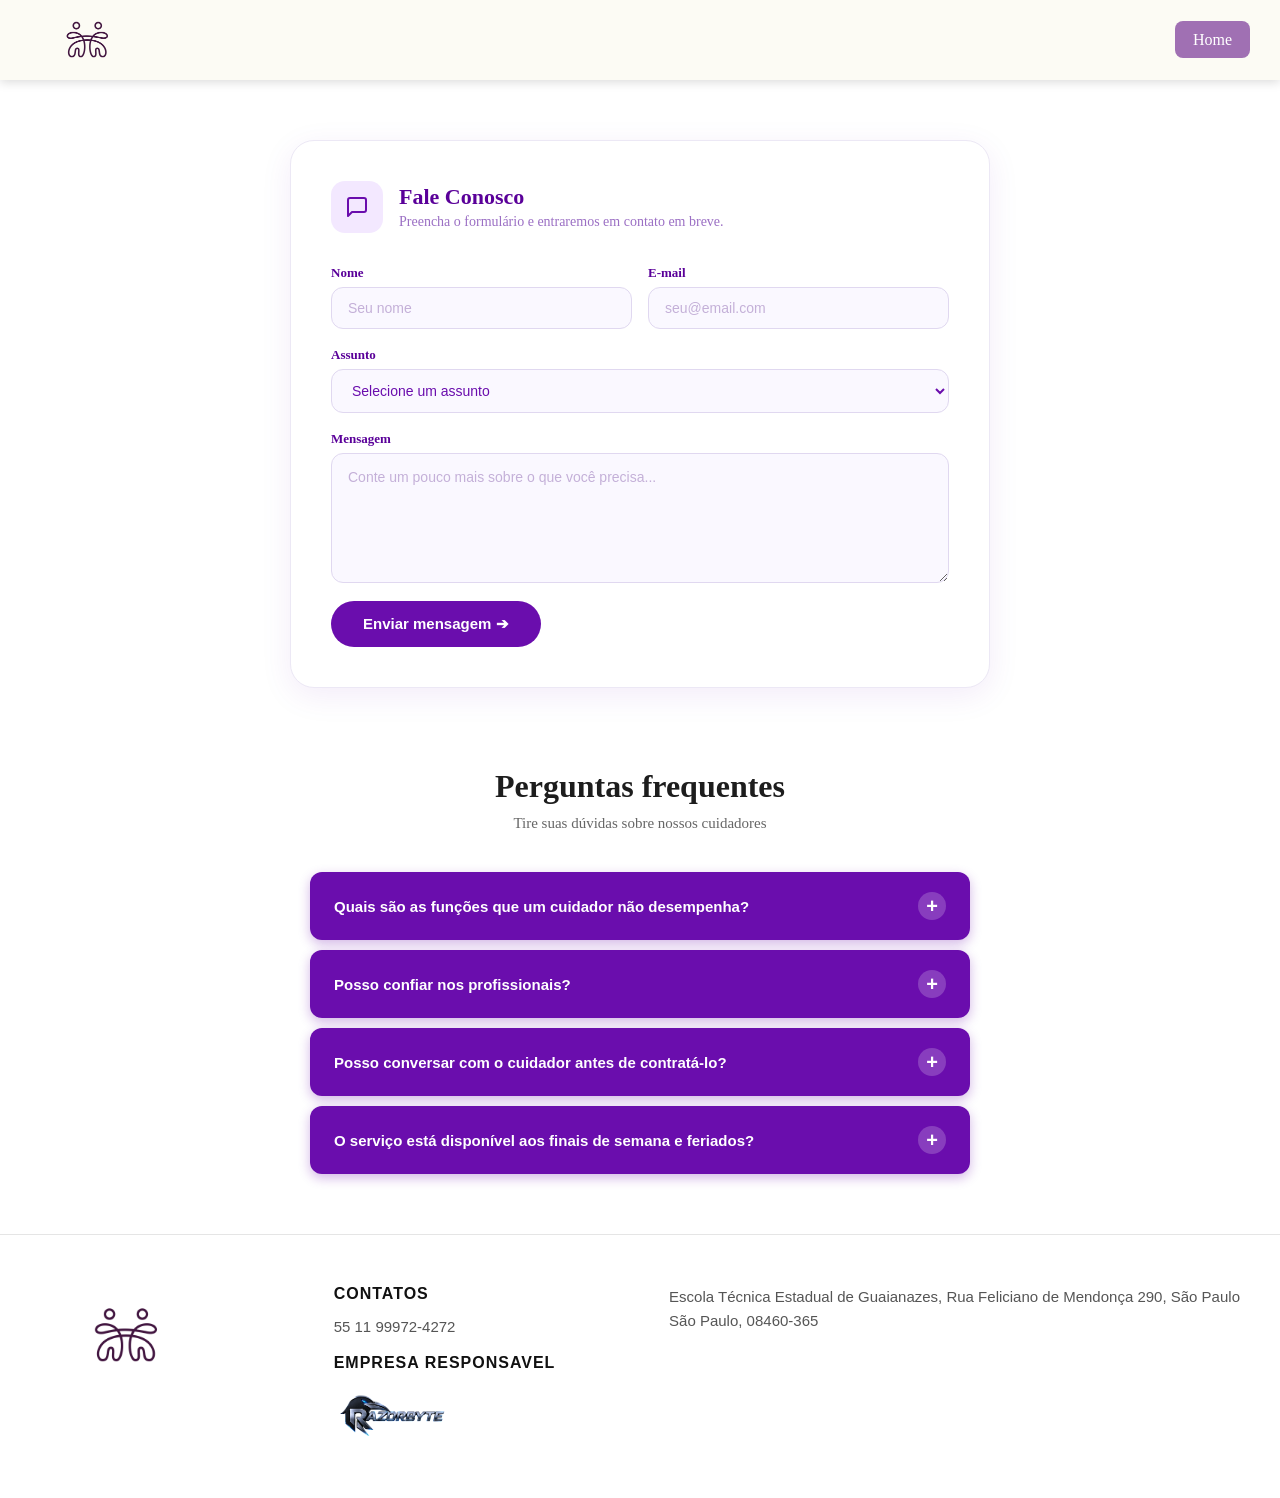
<file: sac.html>
<!DOCTYPE html>
<html lang="pt-br">
<head>
    <meta charset="UTF-8">
    <meta name="viewport" content="width=device-width, initial-scale=1.0">
    <title>Laço - Contato</title>
    <link rel="stylesheet" href="css.css">
</head>
<body>
 
    <header class="header">
        <section>
            <div class="logo">
               <a href="./index2.html"><img src="./imgLaco/laco.png" alt="Laço"></a>
            </div>
            <nav class="navbar">
                <ul>
                    <li><a href="./index2.html">Home</a></li>
                </ul>
            </nav>
        </section>
    </header>
 
<main>
 
    <!-- FORMULÁRIO -->
    <div class="form-wrap">
        <div class="form-header">
            <div class="form-icone">
                <svg width="24" height="24" viewBox="0 0 24 24" fill="none" stroke="#6a0dad" stroke-width="2" stroke-linecap="round" stroke-linejoin="round">
                    <path d="M21 15a2 2 0 0 1-2 2H7l-4 4V5a2 2 0 0 1 2-2h14a2 2 0 0 1 2 2z"/>
                </svg>
            </div>
            <div>
                <h2>Fale Conosco</h2>
                <p>Preencha o formulário e entraremos em contato em breve.</p>
            </div>
        </div>
 
        <div class="form-success" id="form-success" style="display:none">
            <svg width="18" height="18" viewBox="0 0 24 24" fill="none" stroke="currentColor" stroke-width="2"><polyline points="20 6 9 17 4 12"/></svg>
            Mensagem enviada! Logo entraremos em contato.
        </div>
        <div class="form-error" id="form-error" style="display:none"></div>
 
        <form class="contato-form" action="enviarSac.php" method="POST">
            <div class="form-row">
                <div class="form-group">
                    <label class="form-label" for="nome">Nome</label>
                    <input class="form-inp" type="text" id="nome" name="nome" placeholder="Seu nome" required>
                </div>
                <div class="form-group">
                    <label class="form-label" for="email">E-mail</label>
                    <input class="form-inp" type="email" id="email" name="email" placeholder="seu@email.com" required>
                </div>
            </div>
 
            <div class="form-group">
                <label class="form-label" for="assunto">Assunto</label>
                <select class="form-inp" id="assunto" name="assunto" required>
                    <option value="">Selecione um assunto</option>
                    <option value="Parceria comercial">Parceria comercial</option>
                    <option value="Projeto Laço">Problemas com profissionais</option>
                    <option value="Problemas com o Laço">Problemas com app Laço</option>
                    <option value="Dúvidas">Dúvidas</option>
                    <option value="Outro">Outro</option>
                </select>
            </div>
 
            <div class="form-group">
                <label class="form-label" for="msg">Mensagem</label>
                <textarea class="form-inp form-textarea" id="msg" name="mensagem" placeholder="Conte um pouco mais sobre o que você precisa..." required></textarea>
            </div>
 
            <button class="form-btn" type="submit">Enviar mensagem ➔</button>
        </form>
    </div>
 












    <!-- PERGUNTAS -->
    <section id="perguntas">
        <h2 class="faq-titulo">Perguntas frequentes</h2>
        <p class="faq-subtitulo">Tire suas dúvidas sobre nossos cuidadores</p>
 
        <div class="faq">
            <div class="faq-item">
                <button class="faq-pergunta" onclick="toggleFaq(this)">
                    Quais são as funções que um cuidador não desempenha?
                    <span class="faq-seta">+</span>
                </button>
                <div class="faq-resposta">
                    <p>O cuidador não desempenha funções de trabalhos domésticos. Eles não lavam, não passam roupas e nem fazem faxina nas residências.</p>
                </div>
            </div>
 
            <div class="faq-item">
                <button class="faq-pergunta" onclick="toggleFaq(this)">
                    Posso confiar nos profissionais?
                    <span class="faq-seta">+</span>
                </button>
                <div class="faq-resposta">
                    <p>Claro! Para fazer parte do Laço, todos os profissionais passam por um rigoroso processo de seleção, incluindo envio de documentos oficiais e monitoramento constante através das avaliações de clientes.</p>
                </div>
            </div>
 
            <div class="faq-item">
                <button class="faq-pergunta" onclick="toggleFaq(this)">
                    Posso conversar com o cuidador antes de contratá-lo?
                    <span class="faq-seta">+</span>
                </button>
                <div class="faq-resposta">
                    <p>Sim. O Laço permite que você entre em contato com o cuidador antes da contratação para tirar dúvidas, conhecer sua experiência e garantir que ele atende às necessidades do idoso.</p>
                </div>
            </div>
 
            <div class="faq-item">
                <button class="faq-pergunta" onclick="toggleFaq(this)">
                    O serviço está disponível aos finais de semana e feriados?
                    <span class="faq-seta">+</span>
                </button>
                <div class="faq-resposta">
                    <p>Sim. A disponibilidade depende de cada cuidador cadastrado na plataforma. Ao acessar o perfil do profissional, você poderá verificar seus horários de atendimento.</p>
                </div>
            </div>
        </div>
    </section>
 
    <footer class="footer">
            <div class="footer-container">
                
                <!-- Logo -->
                <div class="footer-logo">
                <img src="./imgLaco/laco.png" alt="Laço">
                </div>

                <!-- Contatos -->
                <div class="footer-contact">
                    <h3>CONTATOS</h3>
                    <p>55 11 99972-4272</p>

                    <h3 class="social-title">EMPRESA RESPONSAVEL</h3>

                    <div>
                        <a href="./index.html"><img class="logotomia" src="./imgLaco/logotomia.png" alt="Instagram"></a>
                    </div>
                </div>

                <!-- Endereço + mapa -->
                <div class="footer-location">
                    <p>
                    Escola Técnica Estadual de Guaianazes, Rua Feliciano de Mendonça 290, São Paulo <br>
                    São Paulo, 08460-365<br>
                    </p>
                </div>
            </div>
        </footer>
 
</main>
 
<script>
    function toggleFaq(btn) {
        var item = btn.parentElement;
        item.classList.toggle("aberto");
    }
 
    (function() {
        var params = new URLSearchParams(window.location.search);
        if (params.get("enviado") === "1") {
            var s = document.getElementById("form-success");
            if (s) s.style.display = "flex";
        }
        if (params.get("enviado") === "0") {
            var e = document.getElementById("form-error");
            if (e) { e.style.display = "block"; e.textContent = "Erro ao enviar. Tente novamente mais tarde."; }
        }
        if (params.get("erros")) {
            var e = document.getElementById("form-error");
            if (e) {
                e.style.display = "block";
                e.textContent = decodeURIComponent(params.get("erros")).replace(/\|/g, " • ");
            }
        }
    })();
</script>
 
</body>
</html>
</file>
<file: style.css>
:root {
  --azul:       #2563EB;
  --azul-dark:  #1D4ED8;
  --azul-light: #EFF4FF;
  --azul-mid:   #BFCFFF;
  --preto:      #0F172A;
  --cinza-90:   #1E293B;
  --cinza-60:   #475569;
  --cinza-30:   #94A3B8;
  --cinza-10:   #F1F5F9;
  --branco:     #FFFFFF;
  --borda:      #E2E8F0;
  --sombra:     0 4px 24px rgba(37,99,235,0.08);
  --sombra-md:  0 8px 40px rgba(15,23,42,0.10);
  --radius:     14px;
  --radius-sm:  8px;
  --trans:      0.22s ease;
}

* { margin: 0; padding: 0; box-sizing: border-box; }

html { scroll-behavior: smooth; }

body {
  background: var(--branco);
  color: var(--preto);
  font-family: 'DM Sans', sans-serif;
  font-size: 16px;
  line-height: 1.65;
  overflow-x: hidden;
}

/* ─── SCROLLBAR ─── */
::-webkit-scrollbar { width: 6px; }
::-webkit-scrollbar-track { background: var(--cinza-10); }
::-webkit-scrollbar-thumb { background: var(--azul-mid); border-radius: 99px; }

/* ─── HEADER ─── */
.header {
  position: sticky;
  top: 0;
  z-index: 100;
  width: 100%;
  background: rgba(255,255,255,0.92);
  backdrop-filter: blur(16px);
  -webkit-backdrop-filter: blur(16px);
  border-bottom: 1px solid var(--borda);
  box-shadow: 0 1px 0 rgba(37,99,235,0.06);
}

.header section {
  max-width: 1200px;
  margin: 0 auto;
  padding: 0 40px;
  height: 68px;
  display: flex;
  align-items: center;
  justify-content: space-between;
}

.logo img { 
    width: 140px;
   height: 80px;
   object-fit: contain;
  flex-direction: start;  
  }

/* ─── NAVBAR ─── */
.navbar {
  display: flex;
  align-items: center;
  gap: 4px;
}

.navbar a {
  color: var(--cinza--);
  text-decoration: none;
  font-family: 'DM Sans', sans-serif;
  font-size: 14px;
  font-weight: 500;
  padding: 8px 16px;
  border-radius: var(--radius-sm);
  transition: color var(--trans), background var(--trans);
}

.navbar a:hover {
  color: var(--azul);
  background: var(--azul-light);
}

.navbar a:last-child {
  background: var(--azul);
  color: var(--branco);
  font-weight: 600;
  margin-left: 8px;
  padding: 9px 22px;
  border-radius: 99px;
}

.navbar a:last-child:hover {
  background: var(--azul-dark);
}

/* ─── SLIDER ─── */
.slider-container {
  width: 100%;
  overflow: hidden;
  position: relative;
}

.slider-track {
  display: flex;
  transition: transform 0.45s cubic-bezier(0.4,0,0.2,1);
}

.slide {
  min-width: 100%;
  height: 580px;
  display: flex;
  justify-content: center;
  align-items: center;
}

.slide img {
  width: 100%;
  height: 100%;
  object-fit: cover;
  display: block;
}

/* overlay sutil no slider */
.slider-container::after {
  content: '';
  position: absolute;
  inset: 0;
  background: linear-gradient(
    to bottom,
    transparent 60%,
    rgba(255,255,255,0.18) 100%
  );
  pointer-events: none;
}

.btn {
  position: absolute;
  top: 50%;
  transform: translateY(-50%);
  background: rgba(255,255,255,0.88);
  border: 1px solid var(--borda);
  color: var(--azul);
  font-size: 1.1rem;
  padding: 12px 16px;
  cursor: pointer;
  border-radius: var(--radius-sm);
  transition: background var(--trans), box-shadow var(--trans);
  z-index: 10;
  box-shadow: var(--sombra);
}

.btn:hover {
  background: var(--branco);
  box-shadow: var(--sombra-md);
}

.btn-prev { left: 16px; }
.btn-next { right: 16px; }

.dots {
  position: absolute;
  bottom: 18px;
  width: 100%;
  display: flex;
  justify-content: center;
  gap: 7px;
  z-index: 10;
}

.dot {
  width: 8px;
  height: 8px;
  border-radius: 50%;
  background: rgba(255,255,255,0.5);
  cursor: pointer;
  transition: background var(--trans), transform var(--trans);
  border: 1.5px solid rgba(255,255,255,0.7);
}

.dot.active {
  background: var(--branco);
  transform: scale(1.25);
}

/* ─── SEÇÃO PROJETOS ─── */
.destaques {
  padding: 80px 8% 60px;
  background: var(--branco);
}

.title {
  text-align: center;
  font-family: 'Syne', sans-serif;
  font-size: 38px;
  font-weight: 800;
  color: var(--preto);
  margin-bottom: 14px;
  letter-spacing: -0.5px;
  line-height: 1.15;
}

.title span { color: var(--azul); }

/* subtítulo decorativo abaixo do título */
.destaques .title,
#address .title {
  position: relative;
  padding-bottom: 18px;
}

.destaques .title::after,
#address .title::after {
  content: '';
  position: absolute;
  bottom: 0;
  left: 50%;
  transform: translateX(-50%);
  width: 48px;
  height: 3px;
  background: var(--azul);
  border-radius: 99px;
}

/* ─── CARDS PROJETOS ─── */
.cards {
  display: grid;
  grid-template-columns: repeat(auto-fit, minmax(320px, 1fr));
  gap: 24px;
  padding: 40px 0 0;
}

.card {
  background: var(--branco);
  border: 1px solid var(--borda);
  box-shadow: var(--sombra);
  padding: 24px;
  border-radius: var(--radius);
  display: flex;
  align-items: center;
  gap: 24px;
  transition: transform var(--trans), box-shadow var(--trans), border-color var(--trans);
}

.card:hover {
  transform: translateY(-4px);
  box-shadow: var(--sombra-md);
  border-color: var(--azul-mid);
}

.card img {
  width: 170px;
  height: 170px;
  border-radius: var(--radius-sm);
  object-fit: cover;
  flex-shrink: 0;
  border: 1px solid var(--borda);
}

.card-text h3 {
  font-family: 'Syne', sans-serif;
  font-size: 20px;
  font-weight: 700;
  color: var(--preto);
  margin-bottom: 6px;
}

.card-text h4 {
  font-size: 14px;
  font-weight: 400;
  color: var(--cinza-60);
  line-height: 1.6;
  margin-bottom: 16px;
}

/* ─── BOTÃO LAÇO ─── */
.btn-laco {
  background: var(--azul);
  color: var(--branco);
  border: none;
  padding: 10px 22px;
  border-radius: 99px;
  font-size: 14px;
  font-weight: 600;
  font-family: 'DM Sans', sans-serif;
  cursor: pointer;
  letter-spacing: 0.2px;
  transition: background var(--trans), transform 0.1s;
  display: inline-flex;
  align-items: center;
  gap: 6px;
}

.btn-laco::after { content: '→'; }

.btn-laco:hover { background: var(--azul-dark); }
.btn-laco:active { transform: scale(0.97); }

/* ─── SEÇÃO PARCEIROS ─── */
#address {
  padding: 80px 8% 80px;
  background: var(--cinza-10);
  border-top: 1px solid var(--borda);
  border-bottom: 1px solid var(--borda);
}

.card2 {
  margin-top: 48px;
  background: var(--branco);
  border: 1px solid var(--borda);
  border-radius: var(--radius);
  box-shadow: var(--sombra);
  padding: 40px;
  display: flex;
  align-items: center;
  gap: 48px;
  max-width: 860px;
  margin-left: auto;
  margin-right: auto;
  transition: box-shadow var(--trans);
}

.card2:hover { box-shadow: var(--sombra-md); }

.card2 img {
  width: 220px;
  height: 220px;
  border-radius: var(--radius-sm);
  object-fit: cover;
  flex-shrink: 0;
  border: 1px solid var(--borda);
}

.card2 .text {
  margin: 0;
}

.card2 .text h3 {
  font-family: 'Syne', sans-serif;
  font-size: 22px;
  font-weight: 700;
  color: var(--preto);
  line-height: 1.3;
}

.card2 .text p {
  margin-top: 8px;
  font-size: 14px;
  color: var(--cinza-60);
}

/* ─── BADGE TAG ─── */
.badge {
  display: inline-block;
  background: var(--azul-light);
  color: var(--azul);
  font-size: 12px;
  font-weight: 600;
  padding: 4px 12px;
  border-radius: 99px;
  margin-bottom: 10px;
  letter-spacing: 0.3px;
}

/* ─── FOOTER ─── */
footer {
  background: #0F172A;
  color: #ffffff;
  font-family: 'DM Sans', sans-serif;
  padding: 64px 8% 32px;
  border-top: 3px solid #2563EB;
}
 
.footer-inner {
  max-width: 1200px;
  margin: 0 auto;
}
 
/* ── GRID SUPERIOR ── */
.footer-top {
  display: grid;
  grid-template-columns: 1.8fr 1fr 1fr 1fr;
  gap: 48px;
  padding-bottom: 48px;
  border-bottom: 1px solid rgba(255,255,255,0.08);
}
 
/* ── MARCA ── */
.footer-brand-name {
  font-family: 'Syne', sans-serif;
  font-size: 22px;
  font-weight: 800;
  color: #ffffff;
  letter-spacing: -0.3px;
  margin-bottom: 8px;
}
 
.footer-brand-tagline {
  font-size: 13px;
  color: rgba(255,255,255,0.4);
  line-height: 1.7;
  margin-bottom: 24px;
  max-width: 220px;
}
 
/* ── REDES SOCIAIS ── */
.footer-socials {
  display: flex;
  gap: 10px;
  margin-bottom: 20px;
}
 
.footer-social-btn {
  width: 36px;
  height: 36px;
  border-radius: 8px;
  background: rgba(255,255,255,0.07);
  border: 1px solid rgba(255,255,255,0.12);
  display: flex;
  align-items: center;
  justify-content: center;
  text-decoration: none;
  color: rgba(255,255,255,0.6);
  transition: background 0.2s, border-color 0.2s, color 0.2s;
}
 
.footer-social-btn:hover {
  background: #2563EB;
  border-color: #2563EB;
  color: #ffffff;
}
 
/* ── NEWSLETTER ── */
.footer-newsletter {
  display: flex;
  gap: 8px;
}
 
.footer-input {
  background: rgba(255,255,255,0.06);
  border: 1px solid rgba(255,255,255,0.15);
  border-radius: 8px;
  padding: 9px 14px;
  font-size: 13px;
  color: #ffffff;
  outline: none;
  width: 170px;
  font-family: 'DM Sans', sans-serif;
  transition: border-color 0.2s;
}
 
.footer-input::placeholder { color: rgba(255,255,255,0.3); }
.footer-input:focus { border-color: #2563EB; }
 
.footer-btn-news {
  background: #2563EB;
  border: none;
  border-radius: 8px;
  padding: 9px 16px;
  color: #ffffff;
  font-size: 13px;
  font-weight: 600;
  cursor: pointer;
  font-family: 'DM Sans', sans-serif;
  white-space: nowrap;
  transition: background 0.2s;
}
 
.footer-btn-news:hover { background: #1D4ED8; }
 
/* ── COLUNAS DE LINKS ── */
.footer-col-title {
  font-size: 10px;
  font-weight: 700;
  text-transform: uppercase;
  letter-spacing: 1.4px;
  color: #2563EB;
  margin-bottom: 16px;
}
 
.footer-col ul {
  list-style: none;
  display: flex;
  flex-direction: column;
  gap: 10px;
}
 
.footer-col ul li a {
  color: rgba(255,255,255,0.5);
  text-decoration: none;
  font-size: 14px;
  transition: color 0.2s;
}
 
.footer-col ul li a:hover { color: #ffffff; }
 
/* ── RODAPÉ INFERIOR ── */
.footer-bottom {
  display: flex;
  justify-content: space-between;
  align-items: center;
  margin-top: 32px;
  flex-wrap: wrap;
  gap: 12px;
}
 
.footer-copy {
  font-size: 13px;
  color: rgba(255,255,255,0.25);
}

/* ─── SEÇÃO EQUIPE ─── */
#equipe {
  padding: 80px 8% 80px;
  background: var(--branco);
  border-top: 1px solid var(--borda);
}
 
.equipe-inner {
  max-width: 1100px;
  margin: 0 auto;
}
 
.equipe-header {
  text-align: center;
  margin-bottom: 52px;
}
 
.equipe-eyebrow {
  display: inline-flex;
  align-items: center;
  gap: 7px;
  padding: 5px 14px;
  border-radius: 99px;
  border: 1px solid var(--borda);
  font-size: 12px;
  color: var(--cinza-60);
  margin-bottom: 16px;
  background: var(--cinza-10);
}
 
.equipe-sub {
  font-size: 15px;
  color: var(--cinza-60);
  max-width: 420px;
  margin: 12px auto 0;
  line-height: 1.7;
}
 
/* ─── GRID ─── */
.equipe-grid {
  display: grid;
  grid-template-columns: repeat(auto-fit, minmax(200px, 1fr));
  margin-top: 40px;
  gap: 10px;
}
 
/* ─── CARD MEMBRO ─── */
.member-card {
  background: var(--branco);
  border: 1px solid var(--borda);
  box-shadow: var(--sombra);
  border-radius: var(--radius);
  padding: 28px 20px 22px;
  display: flex;
  flex-direction: column;
  align-items: center;
  text-align: center;
  transition: transform var(--trans), box-shadow var(--trans), border-color var(--trans);
}
 
.member-card:hover {
  transform: translateY(-4px);
  box-shadow: var(--sombra-md);
  border-color: var(--azul-mid);
}
 
/* ─── FOTO / INICIAIS ─── */
.member-photo-wrap {
  position: relative;
  margin-bottom: 16px;
}
 
.member-photo {
  width: 100px;
  height: 100px;
  border-radius: 50%;
  object-fit: cover;
  border: 2px solid var(--borda);
  display: block;
}
 
/* ─── NOME E FUNÇÃO ─── */
.member-name {
  font-family: 'Syne', sans-serif;
  font-size: 15px;
  font-weight: 700;
  color: var(--preto);
  margin-bottom: 4px;
}
 
.member-role {
  font-size: 12.5px;
  color: var(--cinza-30);
  margin-bottom: 16px;
  line-height: 1.4;
}
 
/* ─── REDES SOCIAIS ─── */
.member-socials {
  display: flex;
  gap: 8px;
  justify-content: center;
}

 
/* ─── SEÇÃO SOBRE ─── */
#about {
  padding: 88px 8% 80px;
  background: var(--cinza-10);
  border-top: 1px solid var(--borda);
  border-bottom: 1px solid var(--borda);
}
 
.about-inner {
  max-width: 1100px;
  margin: 0 auto;
}
 
/* ── GRID PRINCIPAL ── */
.about-top {
  display: grid;
  grid-template-columns: 1fr 1fr;
  gap: 64px;
  align-items: center;
  margin-bottom: 72px;
}
 
/* ── TEXTO ── */
.about-tag {
  display: inline-flex;
  align-items: center;
  gap: 7px;
  padding: 5px 14px;
  border-radius: 99px;
  border: 1px solid var(--borda);
  font-size: 12px;
  color: var(--cinza-60);
  margin-bottom: 18px;
  background: var(--branco);
}
 
.about-title {
  font-family: 'Syne', sans-serif;
  font-size: 36px;
  font-weight: 800;
  color: var(--preto);
  letter-spacing: -0.5px;
  line-height: 1.18;
  margin-bottom: 18px;
  text-align: left;
}
 
.about-title span { color: var(--azul); }
 
.about-p {
  font-size: 14.5px;
  color: var(--cinza-60);
  line-height: 1.8;
  margin-bottom: 14px;
}
 
.about-p strong {
  color: var(--preto);
  font-weight: 600;
}
 
.about-cta {
  display: inline-flex;
  align-items: center;
  gap: 8px;
  padding: 11px 24px;
  border-radius: 99px;
  background: var(--azul);
  color: var(--branco);
  font-size: 14px;
  font-weight: 600;
  font-family: 'DM Sans', sans-serif;
  text-decoration: none;
  border: none;
  cursor: pointer;
  margin-top: 10px;
  transition: background var(--trans), transform 0.1s;
}
 
.about-cta:hover { background: var(--azul-dark); }
.about-cta:active { transform: scale(0.97); }
 
/* ── PAINEL VISUAL ── */
.about-visual {
  background: var(--branco);
  border: 1px solid var(--borda);
  border-radius: var(--radius);
  box-shadow: var(--sombra);
  padding: 32px;
  display: flex;
  flex-direction: column;
  gap: 20px;
}
 
/* ── STATS ── */
.about-stats {
  display: grid;
  grid-template-columns: 1fr 1fr;
  gap: 12px;
}
 
.about-stat {
  background: var(--cinza-10);
  border: 1px solid var(--borda);
  border-radius: var(--radius-sm);
  padding: 18px;
  text-align: center;
}
 
.about-stat-n {
  font-family: 'Syne', sans-serif;
  font-size: 28px;
  font-weight: 800;
  color: var(--azul);
  line-height: 1;
}
 
.about-stat-l {
  font-size: 12px;
  color: var(--cinza-60);
  margin-top: 5px;
  line-height: 1.4;
}
 
/* ── MISSÃO ── */
.about-mission {
  background: var(--azul-light);
  border-radius: var(--radius-sm);
  padding: 18px 20px;
  display: flex;
  gap: 14px;
  align-items: flex-start;
}
 
.about-mission-icon {
  width: 38px;
  height: 38px;
  border-radius: var(--radius-sm);
  background: var(--azul);
  display: flex;
  align-items: center;
  justify-content: center;
  color: var(--branco);
  flex-shrink: 0;
}
 
.about-mission-title {
  font-size: 13px;
  font-weight: 600;
  color: var(--azul-dark);
  margin-bottom: 5px;
}
 
.about-mission-p {
  font-size: 13px;
  color: var(--azul-dark);
  opacity: 0.8;
  line-height: 1.55;
}
 
/* ── VALORES ── */
.about-values-label {
  font-size: 11px;
  font-weight: 700;
  text-transform: uppercase;
  letter-spacing: 1.4px;
  color: var(--azul);
  text-align: center;
  margin-bottom: 20px;
}
 
.about-values {
  display: grid;
  grid-template-columns: repeat(3, 1fr);
  gap: 18px;
}
 
.value-card {
  background: var(--branco);
  border: 1px solid var(--borda);
  border-radius: var(--radius);
  padding: 26px 22px;
  box-shadow: var(--sombra);
  transition: transform var(--trans), box-shadow var(--trans), border-color var(--trans);
}
 
.value-card:hover {
  transform: translateY(-4px);
  box-shadow: var(--sombra-md);
  border-color: var(--azul-mid);
}
 
.value-icon {
  width: 44px;
  height: 44px;
  border-radius: 10px;
  display: flex;
  align-items: center;
  justify-content: center;
  margin-bottom: 16px;
}
 
.vi-blue  { background: #EFF4FF; color: #2563EB; }
.vi-green { background: #EAF3DE; color: #3B6D11; }
.vi-amber { background: #FAEEDA; color: #854F0B; }
 
.value-title {
  font-family: 'Syne', sans-serif;
  font-size: 16px;
  font-weight: 700;
  color: var(--preto);
  margin-bottom: 8px;
}
 
.value-p {
  font-size: 13.5px;
  color: var(--cinza-60);
  line-height: 1.65;
}
 
/* ── REVEAL ── */
.reveal {
  opacity: 0;
  transform: translateY(28px);
  transition: opacity 0.55s ease, transform 0.55s ease;
}
 
.reveal.visible {
  opacity: 1;
  transform: translateY(0);
}
 
/* ── RESPONSIVO ── */
@media (max-width: 900px) {
  .about-top {
    grid-template-columns: 1fr;
    gap: 36px;
  }
  .about-title { font-size: 28px; }
}
 
@media (max-width: 640px) {
  #about { padding: 56px 5% 60px; }
  .about-values { grid-template-columns: 1fr; }
  .about-top { margin-bottom: 48px; }
}
 

 
.member-soc {
  width: 30px;
  height: 30px;
  border-radius: var(--radius-sm);
  border: 1px solid var(--borda);
  background: transparent;
  display: flex;
  align-items: center;
  justify-content: center;
  color: var(--cinza-30);
  text-decoration: none;
  transition: background var(--trans), border-color var(--trans), color var(--trans);
}
 
.member-soc:hover {
  background: var(--azul);
  border-color: var(--azul);
  color: var(--branco);
}

/* ══════════════════════════════
   SEÇÃO CONTATO
══════════════════════════════ */
#contato {
  padding: 88px 8% 88px;
  background: var(--cinza-10);
  border-top: 1px solid var(--borda);
}
 
.contato-inner { max-width: 1100px; margin: 0 auto; }
 
.contato-header {
  text-align: center;
  margin-bottom: 52px;
}
 
.contato-eyebrow {
  display: inline-flex;
  align-items: center;
  gap: 7px;
  padding: 5px 14px;
  border-radius: 99px;
  border: 1px solid var(--borda);
  font-size: 12px;
  color: var(--cinza-60);
  margin-bottom: 16px;
  background: var(--branco);
}
 
.contato-title {
  font-family: 'Syne', sans-serif;
  font-size: 36px;
  font-weight: 800;
  color: var(--preto);
  letter-spacing: -0.5px;
  line-height: 1.18;
  margin-bottom: 12px;
}
 
.contato-title span { color: var(--azul); }
 
.contato-sub {
  font-size: 15px;
  color: var(--cinza-60);
  max-width: 420px;
  margin: 0 auto;
  line-height: 1.7;
}
 
/* GRID FORMULÁRIO + INFO */
.contato-grid {
  display: grid;
  grid-template-columns: 1.4fr 1fr;
  gap: 32px;
  align-items: start;
}
 
/* FORMULÁRIO */
.contato-form-wrap {
  background: var(--branco);
  border: 1px solid var(--borda);
  border-radius: var(--radius);
  box-shadow: var(--sombra);
  padding: 36px;
}
 
.contato-form { display: flex; flex-direction: column; gap: 18px; }
 
.form-row {
  display: grid;
  grid-template-columns: 1fr 1fr;
  gap: 16px;
}
 
.form-group { display: flex; flex-direction: column; gap: 6px; }
 
.form-label {
  font-size: 13px;
  font-weight: 500;
  color: var(--preto);
}
 
.form-inp {
  padding: 10px 14px;
  border: 1.5px solid var(--borda);
  border-radius: var(--radius-sm);
  font-size: 14px;
  color: var(--preto);
  font-family: 'DM Sans', sans-serif;
  background: var(--cinza-10);
  outline: none;
  transition: border-color var(--trans), background var(--trans);
}
 
.form-inp:focus {
  border-color: var(--azul);
  background: var(--branco);
}
 
.form-inp::placeholder { color: var(--cinza-30); }
 
select.form-inp { cursor: pointer; }
 
.form-textarea {
  resize: vertical;
  min-height: 120px;
  line-height: 1.6;
}
 
.form-btn {
  display: inline-flex;
  align-items: center;
  justify-content: center;
  gap: 8px;
  padding: 12px 28px;
  background: var(--azul);
  color: var(--branco);
  border: none;
  border-radius: 99px;
  font-size: 14px;
  font-weight: 600;
  font-family: 'DM Sans', sans-serif;
  cursor: pointer;
  transition: background var(--trans), transform 0.1s;
  align-self: flex-start;
}
 
.form-btn:hover { background: var(--azul-dark); }
.form-btn:active { transform: scale(0.97); }
 
.form-success {
  display: none;
  align-items: center;
  gap: 10px;
  padding: 12px 16px;
  background: #F0FDF4;
  border: 1px solid #BBF7D0;
  border-radius: var(--radius-sm);
  font-size: 13.5px;
  color: #15803D;
  font-weight: 500;
}
 
/* INFO LATERAL */
.contato-info {
  display: flex;
  flex-direction: column;
  gap: 14px;
}
 
.info-card {
  display: flex;
  align-items: flex-start;
  gap: 14px;
  background: var(--branco);
  border: 1px solid var(--borda);
  border-radius: var(--radius);
  padding: 18px 20px;
  box-shadow: var(--sombra);
  transition: border-color var(--trans), transform var(--trans);
}
 
.info-card:hover {
  border-color: var(--azul-mid);
  transform: translateX(4px);
}
 
.info-icon {
  width: 38px;
  height: 38px;
  border-radius: var(--radius-sm);
  background: var(--azul-light);
  display: flex;
  align-items: center;
  justify-content: center;
  color: var(--azul);
  flex-shrink: 0;
}
 
.info-label {
  font-size: 11px;
  font-weight: 700;
  text-transform: uppercase;
  letter-spacing: 1px;
  color: var(--cinza-30);
  margin-bottom: 4px;
}
 
.info-val {
  font-size: 13.5px;
  color: var(--preto);
  text-decoration: none;
  line-height: 1.5;
  font-weight: 500;
}
 
a.info-val:hover { color: var(--azul); }
 
/* MENSAGEM DE ERRO */
.form-error {
  display: flex;
  align-items: flex-start;
  gap: 10px;
  padding: 12px 16px;
  background: #FEF2F2;
  border: 1px solid #FECACA;
  border-radius: var(--radius-sm);
  font-size: 13px;
  color: #DC2626;
  margin-bottom: 12px;
  line-height: 1.6;
}

/* ─── RESPONSIVO ─── */
@media (max-width: 768px) {
  #equipe { padding: 56px 5% 60px; }
  .equipe-grid { grid-template-columns: repeat(2, 1fr); gap: 14px; }
  .member-initials, .member-photo { width: 64px; height: 64px; font-size: 18px; }
}
 
@media (max-width: 420px) {
  .equipe-grid { grid-template-columns: 1fr; }
}
 
/* ── RESPONSIVO ── */
@media (max-width: 900px) {
  .footer-top {
    grid-template-columns: 1fr 1fr;
    gap: 36px;
  }
  .footer-brand { grid-column: 1 / -1; }
}
 
@media (max-width: 560px) {
  .footer-top { grid-template-columns: 1fr; }
  .footer-bottom { flex-direction: column; align-items: flex-start; gap: 16px; }
  .footer-newsletter { flex-direction: column; }
  .footer-input { width: 100%; }
}
</file>
<file: css.css>
/* ===== RESET ===== */
html, body {
   margin: 0;
    padding: 0;
    width: 100%;
}

* {
    box-sizing: border-box;
    margin: 0;
    padding: 0;
}

ul {
    list-style: none;
}

/* ===== HEADER ===== */
.header {
   position: sticky;
    top: 0;
    width: 100%;
    z-index: 1000;
    box-shadow: 0 2px 10px rgba(0,0,0,0.15);
   
}

.header section {
    width: 100%;
    background: #FCFBF4;
    padding: 0 30px;
    height: 80px;
    display: flex;
    align-items: center;
    justify-content: space-between;
    transition: height 0.3s ease;
}

.header.scrolled section {
    height: 55px;
}

.header.scrolled .logo img {
    width: 90px;
}

.logo {
    display: flex;
    align-items: center;
}

.logo img {
    width: 120px;
    height: auto;
    object-fit: contain;
    display: block;
}

/* ===== NAVBAR ===== */
.navbar ul {
    display: flex;
    align-items: center;
    gap: 15px;
    list-style: none;
    margin: 0;
    padding: 0;
}

.navbar a {
    color: #fff;
    text-decoration: none;
    background: #a070b3;
    font-size: 16px;
    font-weight: 500;
    padding: 10px 18px;
    border-radius: 8px;
    transition: 0.3s ease;
}

.navbar a:hover {
    background: #1c3e86;
}

@media (max-width: 768px) {
    .header section {
        flex-direction: column;
        height: auto;
        padding: 20px;
        gap: 15px;
    }
    .navbar ul {
        flex-direction: column;
        width: 100%;
    }
    .navbar a {
        display: block;
        text-align: center;
        width: 100%;
    }
}

/* ===== SLIDER ===== */
#home {
    overflow: hidden;
    width: 100%;
}

.home {
    overflow: hidden;
    width: 100%;
}

.slider-container {
    width: 100%;
    max-width: 100%;
    overflow: hidden;
    position: relative;
    margin-top: 0px;
}

.slider-track {
    display: flex;
    transition: transform 0.4s ease;
    will-change: transform;
}

.slide {
    min-width: 100vw;
    max-width: 100vw;
    height: 700px;
    overflow: hidden;
    flex-shrink: 0;
}

.slide img {
    width: 100%;
    height: 100%;
    object-fit: cover;
    display: block;
}

.btn {
    position: absolute;
    top: 50%;
    transform: translateY(-50%);
    background: rgba(255,255,255,0.2);
    border: none;
    color: white;
    font-size: 1.5rem;
    padding: 12px 18px;
    cursor: pointer;
    border-radius: 8px;
    transition: background 0.2s;
    z-index: 10;
}

.btn:hover { background: rgba(255,255,255,0.4); }
.btn-prev { left: 12px; }
.btn-next { right: 12px; }

.dots {
    position: absolute;
    bottom: 14px;
    width: 100%;
    display: flex;
    justify-content: center;
    gap: 8px;
}

.dot {
    width: 10px;
    height: 10px;
    border-radius: 50%;
    background: rgba(255,255,255,0.4);
    cursor: pointer;
    transition: background 0.2s;
}

.dot.active { background: white; }

/* ===== CARDS DE SERVIÇOS ===== */
.centralizar {
    display: flex;
    flex-wrap: wrap;
    justify-content: center;
    gap: 20px;
    margin-bottom: 20px;
}

.card {
    background: #ffffff;
    border: 0.5px solid #e0e0e0;
    border-radius: 12px;
    overflow: hidden;
    width: 260px;
    display: flex;
    flex-direction: column;
}

.card img {
    width: 100%;
    height: 180px;
    object-fit: cover;
    display: block;
}

.card-body {
    padding: 16px 16px 20px;
    display: flex;
    flex-direction: column;
    gap: 8px;
    flex: 1;
}

.card-body h3 {
    margin: 0;
    font-size: 16px;
    font-weight: 600;
    color: #1a1a1a;
}

.card-body p {
    margin: 0;
    font-size: 13px;
    color: #666666;
    line-height: 1.5;
    flex: 1;
}

.badge {
    display: inline-flex;
    align-items: center;
    gap: 5px;
    font-size: 12px;
    color: #0F6E56;
    background: #E1F5EE;
    padding: 4px 10px;
    border-radius: 6px;
    width: fit-content;
    margin-top: 4px;
}

.badge i {
    font-size: 14px;
}

.card-btn {
    margin-top: 10px;
    background: #1D9E75;
    color: #ffffff;
    border: none;
    border-radius: 6px;
    padding: 10px 0;
    font-size: 12px;
    font-weight: 700;
    letter-spacing: 0.06em;
    text-transform: uppercase;
    cursor: pointer;
    width: 100%;
    text-align: center;
}

.card-btn:hover {
    background: #0F6E56;
}

/* ===== TÍTULOS DE SEÇÃO ===== */
.faq-titulo {
    text-align: center;
    font-size: 32px;
    font-weight: 700;
    color: #1d1d1d;
    margin: 60px 0 10px;
}

.faq-subtitulo {
    text-align: center;
    font-size: 15px;
    color: #666;
    margin-bottom: 40px;
}

/* ===== FOOTER ===== */
.footer {
    background-color: #ffffff;
    color: #333;
    padding: 50px 20px;
    border-top: 1px solid #e5e5e5;
    font-family: Arial, sans-serif;
}

.footer-container {
    max-width: 1200px;
    margin: 0 auto;
    display: flex;
    justify-content: space-between;
    align-items: flex-start;
    gap: 40px;
    flex-wrap: wrap;
}

.footer-logo img {
    max-width: 180px;
    height: auto;
}

.footer h3 {
    font-size: 16px;
    margin-bottom: 12px;
    color: #111;
    letter-spacing: 1px;
}

.footer p {
    font-size: 15px;
    line-height: 1.6;
    color: #555;
    margin-bottom: 15px;
}

.social {
    display: flex;
    gap: 15px;
    margin-top: 10px;
}

.social a {
    width: 42px;
    height: 42px;
    display: flex;
    align-items: center;
    justify-content: center;
    background-color: #f3f3f3;
    color: #111;
    border-radius: 50%;
    font-size: 20px;
    text-decoration: none;
    transition: all 0.3s ease;
}

.social a:hover {
    background-color: #111;
    color: #fff;
    transform: translateY(-3px);
}

@media (max-width: 768px) {
    .footer-container {
        flex-direction: column;
        text-align: center;
        align-items: center;
    }
    .social { justify-content: center; }
}

.logotomia {
    width: 120px;
    height: 60px;
}

.form-wrap {
    max-width: 700px;
    margin: 60px auto 80px;
    background: #fff;
    border-radius: 24px;
    padding: 40px;
    border: 1px solid #ece8f5;
    box-shadow: 0 8px 32px rgba(106,13,173,0.08);
}

.form-header {
    display: flex;
    align-items: center;
    gap: 16px;
    margin-bottom: 32px;
}

.form-icone {
    width: 52px;
    height: 52px;
    background: #f3e8ff;
    border-radius: 14px;
    display: flex;
    align-items: center;
    justify-content: center;
    flex-shrink: 0;
}

.form-header h2 {
    margin: 0 0 4px;
    font-size: 22px;
    color: #5a0099;
}

.form-header p {
    margin: 0;
    font-size: 14px;
    color: #9b6fc4;
}

.contato-form {
    display: flex;
    flex-direction: column;
    gap: 18px;
}

.form-row {
    display: grid;
    grid-template-columns: 1fr 1fr;
    gap: 16px;
}

.form-group {
    display: flex;
    flex-direction: column;
    gap: 6px;
}

.form-label {
    font-size: 13px;
    font-weight: 600;
    color: #444;
}

.form-inp {
    padding: 12px 16px;
    border: 1.5px solid #e0d8f0;
    border-radius: 12px;
    font-size: 14px;
    color: #6a0dad;
    background: #faf8ff;
    outline: none;
    transition: border-color 0.2s, background 0.2s;
    font-family: Arial, sans-serif;
}

.form-inp:focus {
    border-color: #6a0dad;
    background: #fff;
}

.form-inp::placeholder { color: #bbb; }

.form-textarea {
    resize: vertical;
    min-height: 130px;
    line-height: 1.6;
}

.form-btn {
    display: inline-flex;
    align-items: center;
    justify-content: center;
    gap: 8px;
    padding: 14px 32px;
    background: #6a0dad;
    color: #fff;
    border: none;
    border-radius: 50px;
    font-size: 15px;
    font-weight: 700;
    cursor: pointer;
    transition: background 0.2s, transform 0.15s;
    align-self: flex-start;
}

.form-btn:hover {
    background: #530a9e;
    transform: translateY(-2px);
}

.form-btn:active { transform: translateY(0); }

.form-success {
    display: none;
    align-items: center;
    gap: 10px;
    padding: 12px 16px;
    background: #f0fdf4;
    border: 1px solid #bbf7d0;
    border-radius: 10px;
    font-size: 14px;
    color: #15803d;
    font-weight: 500;
    margin-bottom: 16px;
}

.form-error {
    padding: 12px 16px;
    background: #fff1f1;
    border: 1px solid #fca5a5;
    border-radius: 10px;
    font-size: 14px;
    color: #b91c1c;
    margin-bottom: 16px;
}

@media (max-width: 600px) {
    .form-row { grid-template-columns: 1fr; }
    .form-wrap { padding: 24px 18px; margin: 30px 16px 60px; }
}


/* ===== FORMULÁRIO ===== */
.form-wrap {
    max-width: 700px;
    margin: 60px auto 80px;
    background: #fff;
    border-radius: 24px;
    padding: 40px;
    border: 1px solid #ece8f5;
    box-shadow: 0 8px 32px rgba(106,13,173,0.08);
}

.form-header {
    display: flex;
    align-items: center;
    gap: 16px;
    margin-bottom: 32px;
}

.form-icone {
    width: 52px;
    height: 52px;
    background: #f3e8ff;
    border-radius: 14px;
    display: flex;
    align-items: center;
    justify-content: center;
    flex-shrink: 0;
}

.form-header h2 {
    margin: 0 0 4px;
    font-size: 22px;
    color: #5a0099;
}

.form-header p {
    margin: 0;
    font-size: 14px;
    color: #9b6fc4;
}

.contato-form {
    display: flex;
    flex-direction: column;
    gap: 18px;
}

.form-row {
    display: grid;
    grid-template-columns: 1fr 1fr;
    gap: 16px;
}

.form-group {
    display: flex;
    flex-direction: column;
    gap: 6px;
}

.form-label {
    font-size: 13px;
    font-weight: 600;
    color: #5a0099;
}

.form-inp {
    padding: 12px 16px;
    border: 1.5px solid #e0d8f0;
    border-radius: 12px;
    font-size: 14px;
    color: #6a0dad;
    background: #faf8ff;
    outline: none;
    transition: border-color 0.2s, background 0.2s;
    font-family: Arial, sans-serif;
    width: 100%;
    box-sizing: border-box;
}

.form-inp:focus {
    border-color: #6a0dad;
    background: #fff;
}

.form-inp::placeholder { color: #c4b0d8; }

.form-textarea {
    resize: vertical;
    min-height: 130px;
    line-height: 1.6;
}

.form-btn {
    display: inline-flex;
    align-items: center;
    justify-content: center;
    padding: 14px 32px;
    background: #6a0dad;
    color: #fff;
    border: none;
    border-radius: 50px;
    font-size: 15px;
    font-weight: 700;
    cursor: pointer;
    transition: background 0.2s, transform 0.15s;
    align-self: flex-start;
    font-family: Arial, sans-serif;
}

.form-btn:hover {
    background: #530a9e;
    transform: translateY(-2px);
}

.form-btn:active { transform: translateY(0); }

.form-success {
    display: none;
    align-items: center;
    gap: 10px;
    padding: 12px 16px;
    background: #f0fdf4;
    border: 1px solid #bbf7d0;
    border-radius: 10px;
    font-size: 14px;
    color: #15803d;
    font-weight: 500;
    margin-bottom: 16px;
}

.form-error {
    padding: 12px 16px;
    background: #fff1f1;
    border: 1px solid #fca5a5;
    border-radius: 10px;
    font-size: 14px;
    color: #b91c1c;
    margin-bottom: 16px;
}

/* ===== FAQ ===== */
.faq {
    max-width: 700px;
    margin: 0 auto;
    padding: 0 20px 60px;
    display: flex;
    flex-direction: column;
    gap: 10px;
}

.faq-item {
    background: #6a0dad;
    border-radius: 12px;
    overflow: hidden;
    transition: background 0.3s, box-shadow 0.3s;
    box-shadow: 0 4px 12px rgba(106, 13, 173, 0.3);
}

.faq-item:hover {
    background: #7b1cc4;
    box-shadow: 0 6px 20px rgba(106, 13, 173, 0.45);
}

.faq-pergunta {
    width: 100%;
    background: none;
    border: none;
    color: #fff;
    font-size: 15px;
    font-weight: 600;
    text-align: left;
    padding: 20px 24px;
    cursor: pointer;
    display: flex;
    justify-content: space-between;
    align-items: center;
    gap: 12px;
}

.faq-seta {
    width: 28px;
    height: 28px;
    border-radius: 50%;
    background: rgba(255,255,255,0.2);
    color: #fff;
    display: flex;
    align-items: center;
    justify-content: center;
    font-size: 20px;
    flex-shrink: 0;
    transition: transform 0.3s, background 0.3s;
}

.faq-resposta {
    max-height: 0;
    overflow: hidden;
    transition: max-height 0.3s ease;
    padding: 0 24px;
}

.faq-resposta p {
    color: rgba(255,255,255,0.85);
    font-size: 14px;
    line-height: 1.8;
    margin: 0 0 20px;
}

.faq-item.aberto { background: #500070; }

.faq-item.aberto .faq-seta {
    transform: rotate(45deg);
    background: rgba(255,255,255,0.35);
}

.faq-item.aberto .faq-resposta {
    max-height: 200px;
    border-top: 1px solid rgba(255,255,255,0.15);
    padding: 16px 24px 0;
}

@media (max-width: 600px) {
    .form-row { grid-template-columns: 1fr; }
    .form-wrap { padding: 24px 18px; margin: 30px 16px 60px; }
}
</file>
